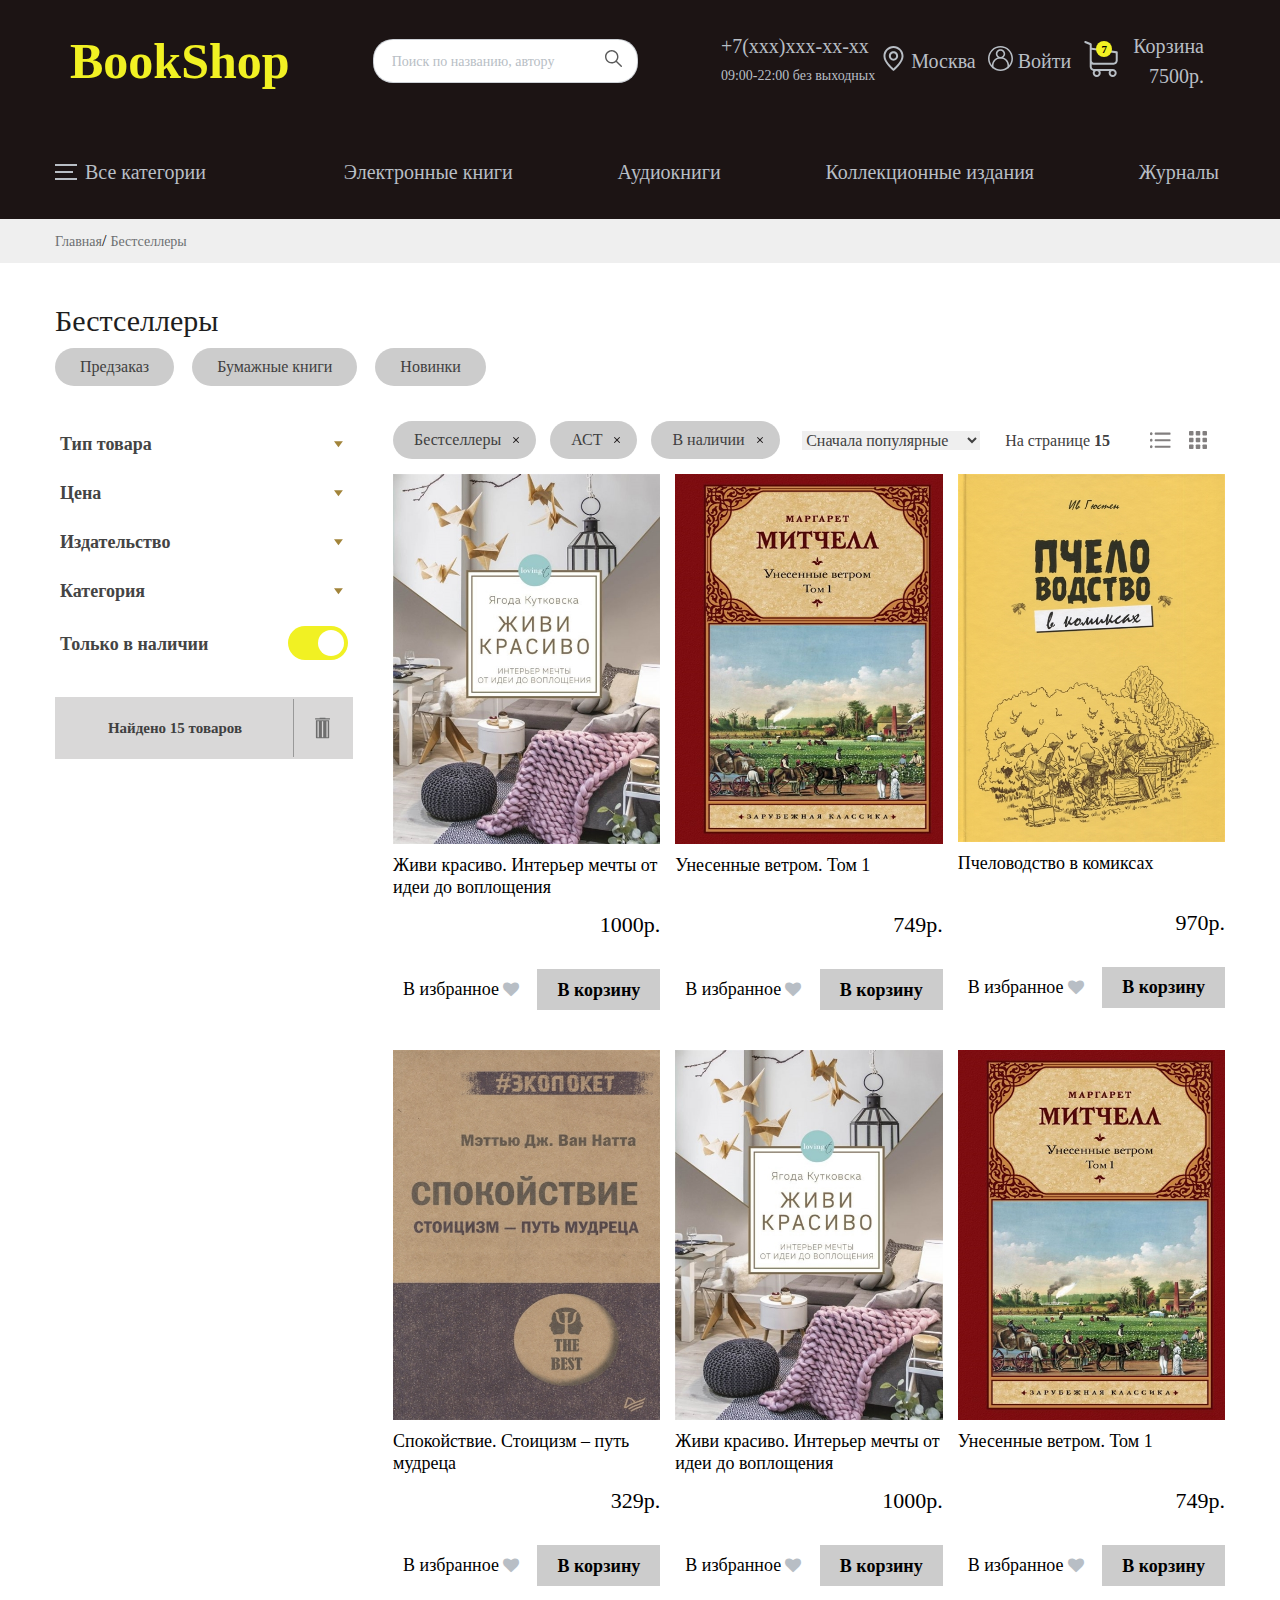
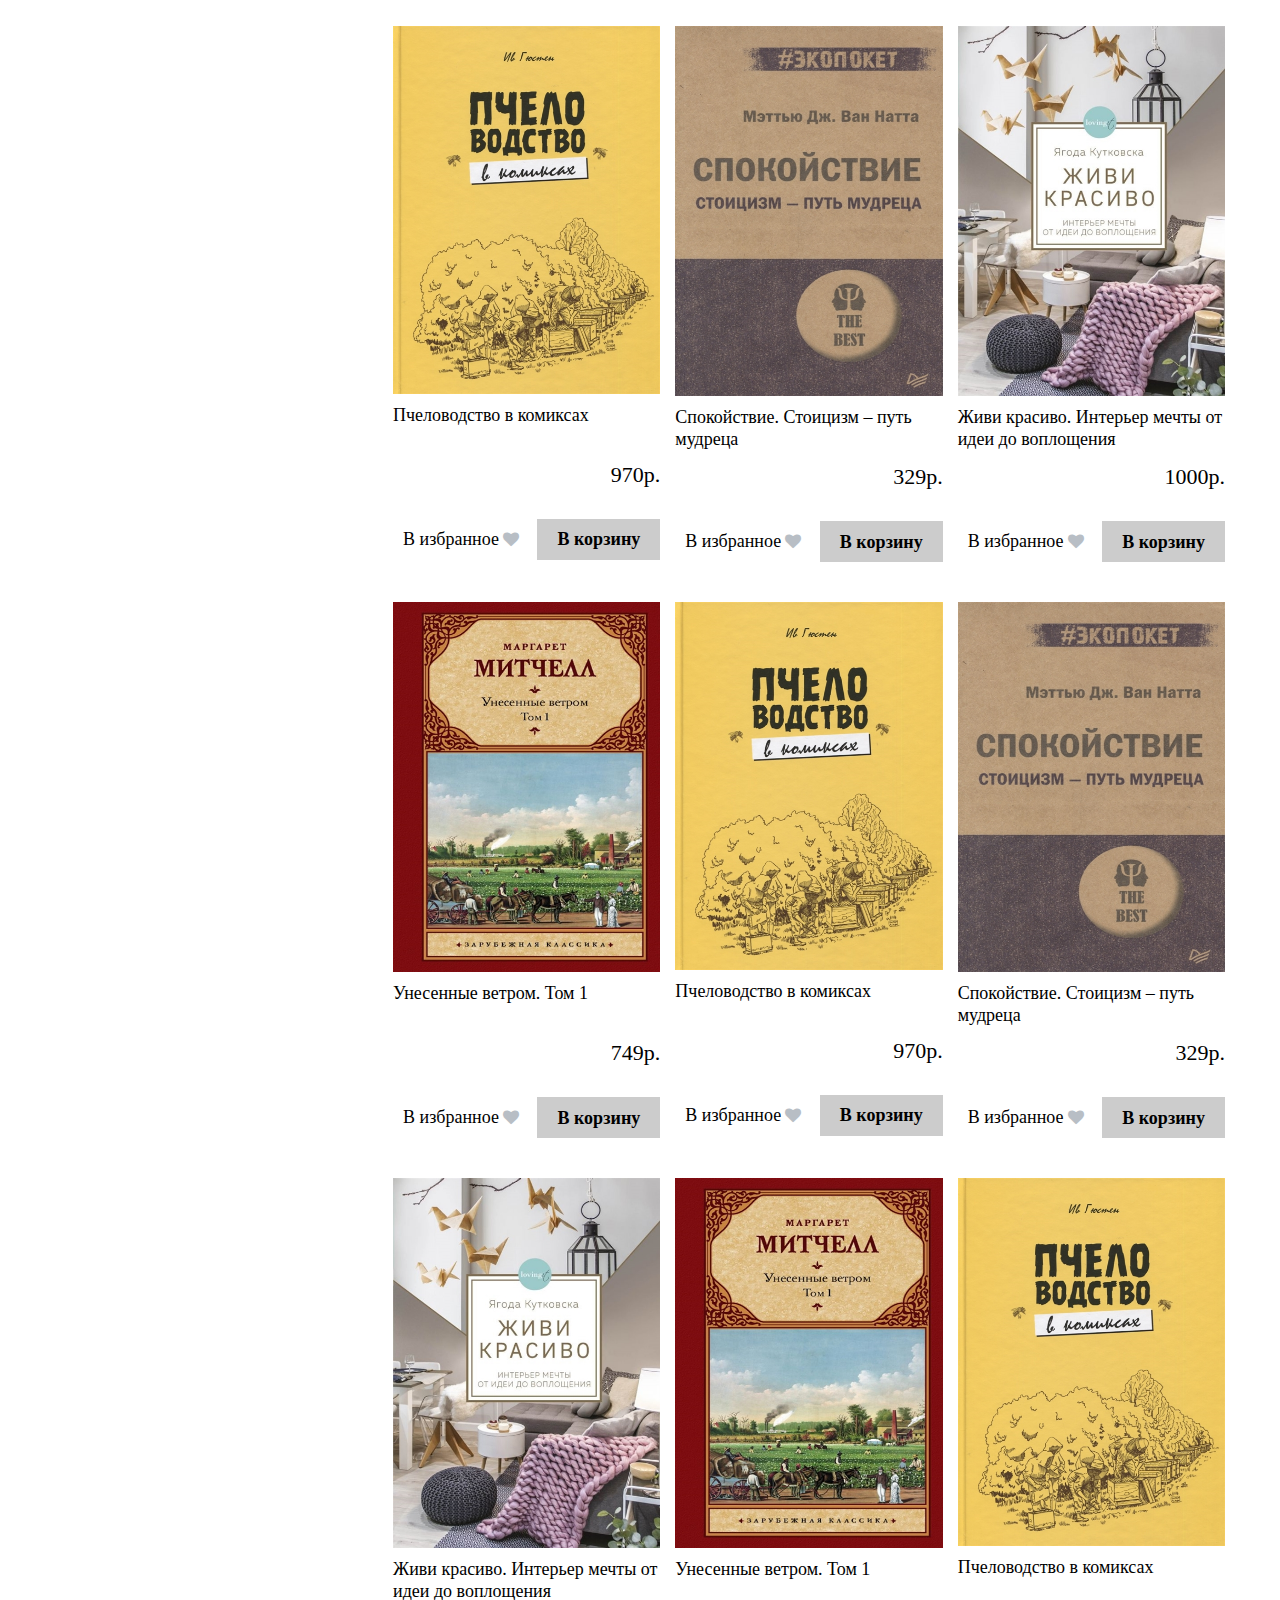
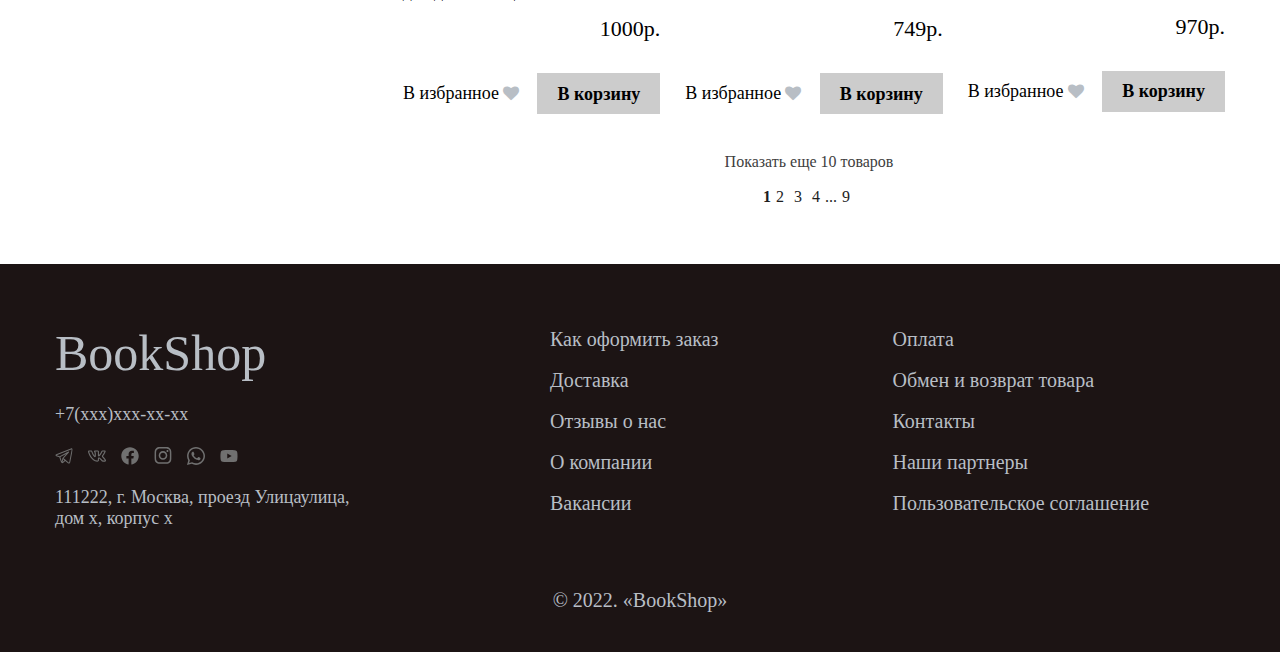
<file: catalog.html>
<!DOCTYPE html>
<html lang="ru">

<head>
    <meta charset="UTF-8">
    <meta http-equiv="X-UA-Compatible" content="IE=edge">
    <meta name="viewport" content="width=device-width, initial-scale=1.0">
    <title>BookShop</title>

    <link rel="stylesheet" href="https://unpkg.com/swiper@8/swiper-bundle.min.css" />
    <link rel="stylesheet" href="css/style.min.css">
    <link rel="stylesheet" href="https://cdnjs.cloudflare.com/ajax/libs/font-awesome/4.7.0/css/font-awesome.min.css">
</head>


<body>

    <div class="wrapper">

        <header class="header">
            <div class="container">
        
                <nav class="menu">
                    <h3 class="menu__title">BookShop</h3>
        
                    <form class="menu__search">
                        <input class="menu__search-input" type="text" placeholder="Поиск по названию, автору">
                        <button class="menu__search-btn" type="submit">
                            <img class="menu_search-icon" src="img/icons/search-icon.svg" alt="search-icon">
                        </button>
                    </form>
                    <div class="menu__box">
                        <div class="menu__info">
                            <a class="menu__info-phone" href="tel:8xxxxxxxxxx">+7(xxx)xxx-xx-xx</a>

                            <span class="menu__info-item">09:00-22:00 без выходных</span>
                        </div>
        
        
                        <div class="menu__location">
                            <button class="menu__location-btn">
                                <a class="menu__location-link" href="#">Москва</a>
                            </button>
        
                            <div class="menu__location-content">
                                <div class="menu__location-choice">
                                    <input class="menu__location-input" type="text" spellcheck="false"
                                        placeholder="Начните вводить">
                                </div>
        
                                <ul class="menu__location-list options">
                                </ul>
                            </div>
                        </div>
        
                        <div class="menu__user">
        
                            <button class="menu__user-btn">
                                <a class="menu__user-link" href="#">Войти</a>
                            </button>
        
                            <div class="menu__user-list">
                                <a class="menu__user-item">Личный кабинет</a>
                                <a class="menu__user-item">Настройки</a>
                                <a class="menu__user-item">Сообщения</a>
                                <a class="menu__user-item">Избранное</a>
                                <a class="menu__user-item">Мои заказы</a>
                                <a class="menu__user-item">Выйти</a>
                            </div>
                        </div>
        
                        <button class="menu__cart">
                            <a class="menu__cart-link" href="#">
                                <span class="menu__cart-num">7</span>
                                <div class="menu__cart-name">Корзина</div>
                                <div class="menu__cart-money">7500р.</div>
                            </a>
                        </button>
        
                        <div class="window-cart window-cart--close">
                            <button class="window-cart__close">
                                <img class="window-cart__close-img" src="img/icons/close.svg" alt="close-img">
                            </button>
        
                            <div class="window-cart__content">
                                <div class="window-cart__content-info">
                                    <a class="window-cart__img" href="#">
                                        <img class="window-cart__img-mini" src="img/books/3.jpg" alt="mini-img">
                                    </a>
                                    <h4 class="window-cart__name">Пчеловодство в комиксах</h4>
                                    <p class="window-cart__price">970р.</p>
                                </div>
        
                                <div class="window-cart__total">
                                    <p class="window-cart__title">Итого</p>
                                    <p class="window-cart__cost">970р</p>
                                </div>
                                <button class="window-cart__btn">Перейти в корзину</button>
                            </div>
                        </div>
                    </div>
                </nav>
        
                <nav class="category">
                    <div class="category__list">
                        <div class="category__list-item">
                            <button class="category__list-all category__list-link dropbtn">
                                <span class="category__list-icon "></span>Все категории</button>
        
                            <div class="category__list-menu">
                                <a class="category__list-point">Художественная литература</a>
                                <a class="category__list-point">Психология</a>
                                <a class="category__list-point">Путешествия.Хобби.Досуг</a>
                                <a class="category__list-point">Иностранная литература</a>
                                <a class="category__list-point">Искусство</a>
                                <a class="category__list-point">Биографии и мемуары</a>
                                <a class="category__list-point">Философия</a>
                            </div>
                        </div>
        
                        <div class="category__list-item">
                            <button class="category__list-link">Электронные книги</button>
        
                            <div class="category__list-menu">
                                <a class="category__list-point">Классика</a>
                                <a class="category__list-point">Детективы</a>
                                <a class="category__list-point">Публицистика</a>
                                <a class="category__list-point">История</a>
                                <a class="category__list-point">Искусство</a>
                            </div>
                        </div>
        
                        <div class="category__list-item">
                            <button class="category__list-link">Аудиокниги</button>
        
                            <div class="category__list-menu">
                                <a class="category__list-point">Электронные аудиокниги</a>
                                <a class="category__list-point">CD-диски</a>
                            </div>
                        </div>
        
                        <div class="category__list-item">
                            <button class="category__list-link">Коллекционные издания</button>
        
                            <div class="category__list-menu">
                                <a class="category__list-point">История</a>
                                <a class="category__list-point">Искусство</a>
                                <a class="category__list-point">Энциклопедии</a>
                            </div>
                        </div>
        
                        <div class="category__list-item">
                            <button class="category__list-link">Журналы</button>
                        </div>
                    </div>
                </nav>
        
            </div>
        </header>

        <main class="main">

            <div class="breadcrumbs">
                <div class="container">
                    <ul class="breadcrumbs__list">
                        <li class="breadcrumbs__item"><a href="#" class="breadcrumbs__link">Главная</a></li>
                        <li class="breadcrumbs__item"><a href="#" class="breadcrumbs__link">Бестселлеры</a></li>
                    </ul>
                </div>
            </div>

            <div class="catalog">
                <div class="container">

                    <h1 class="catalog__title title">Бестселлеры</h1>
                    <div class="catalog__fast-filters">
                        <a class="catalog__fast-filters-item" href="#">Предзаказ</a>
                        <a class="catalog__fast-filters-item" href="#">Бумажные книги</a>
                        <a class="catalog__fast-filters-item" href="#">Новинки</a>
                    </div>

                    <div class="catalog__wrapper">

                        <div class="catalog__filters">

                            <div class="catalog__filters-blocks">
                            <h4 class="catalog__filters-title">Тип товара</h4>
                                <div class="catalog__filters-block">
                                    <label class="catalog__filters-check">Твердый переплет
                                        <input class="catalog__filters-input" type="checkbox" checked="checked">
                                        <span class="catalog__filters-checkmark"></span>
                                    </label>
                                    <label class="catalog__filters-check">Мягкая обложка
                                        <input class="catalog__filters-input" type="checkbox" checked="checked">
                                        <span class="catalog__filters-checkmark"></span>
                                    </label>
                                    <label class="catalog__filters-check">Электронная книга
                                        <input class="catalog__filters-input" type="checkbox" checked="checked">
                                        <span class="catalog__filters-checkmark"></span>
                                    </label>
                                </div>
                            </div>

                            <div class="catalog__filters-blocks">
                                
                                <h4 class="catalog__filters-title filter">Цена</h4>
                                <div class="catalog__filters-block">
                                <div class="catalog__filters-lines price-input">
                                    <div class="catalog__filters-range field">
                                        <span class="catalog__filters-line">от</span>
                                        <input type="number" class="input-min" value="250">
                                    </div>
                                    <div class="catalog__filters-range field">
                                        <span class="catalog__filters-line">до</span>
                                        <input type="number" class="input-max" value="7500">
                                    </div>
                                </div>
                                <div class="catalog__filters-slider slider">
                                    <div class="catalog__filters-progress progress"></div>
                                </div>
                                <div class="catalog__filters-rangeinp range-input">
                                    <input type="range" class="range-min" min="0" max="10000" value="250" step="50">
                                    <input type="range" class="range-max" min="0" max="10000" value="7500" step="50">
                                </div>
                                </div>
                            </div>
                            
                            <div class="catalog__filters-blocks">
                            <h4 class="catalog__filters-title">Издательство</h4>
                                <div class="catalog__filters-block">
                                    <label class="catalog__filters-check">АСТ
                                        <input class="catalog__filters-input" type="checkbox" checked="checked">
                                        <span class="catalog__filters-checkmark"></span>
                                    </label>
                                    <label class="catalog__filters-check">Волчок
                                        <input class="catalog__filters-input" type="checkbox" checked="checked">
                                        <span class="catalog__filters-checkmark"></span>
                                    </label>
                                    <label class="catalog__filters-check">Время
                                        <input class="catalog__filters-input" type="checkbox" checked="checked">
                                        <span class="catalog__filters-checkmark"></span>
                                    </label>
                                    <label class="catalog__filters-check">Freedom
                                        <input class="catalog__filters-input" type="checkbox" checked="checked">
                                        <span class="catalog__filters-checkmark"></span>
                                    </label>
                                    <label class="catalog__filters-check">Like Book
                                        <input class="catalog__filters-input" type="checkbox" checked="checked">
                                        <span class="catalog__filters-checkmark"></span>
                                    </label>

                                    <a class="catalog__filters-btn filter-btn" href="#">Еще 7 издательств</a>
                                </div>
                            </div>

                            <div class="catalog__filters-blocks">
                            <h4 class="catalog__filters-title">Категория</h4>
                                <div class="catalog__filters-block">
                                    <label class="catalog__filters-check">Аудиокниги
                                        <input class="catalog__filters-input" type="checkbox" checked="checked">
                                        <span class="catalog__filters-checkmark"></span>
                                    </label>
                                    <label class="catalog__filters-check">Электронные книги
                                        <input class="catalog__filters-input" type="checkbox" checked="checked">
                                        <span class="catalog__filters-checkmark"></span>
                                    </label>
                                    <label class="catalog__filters-check">Коллекционные издания
                                        <input class="catalog__filters-input" type="checkbox" checked="checked">
                                        <span class="catalog__filters-checkmark"></span>
                                    </label>
                                    <label class="catalog__filters-check">Журналы
                                        <input class="catalog__filters-input" type="checkbox" checked="checked">
                                        <span class="catalog__filters-checkmark"></span>
                                    </label>
                                    
                                    <a class="catalog__filters-btn filter-btn" href="#">Все 29 категорий</a>
                                </div>
                            </div>

                            <div class="catalog__filters-blocks">
                                <div class="catalog__filters-switch">
                                    Только в наличии<label class="catalog__filters-switchlb">
                                    <input class="catalog__filters-switchinp"  type="checkbox" checked>
                                    <span class="catalog__filters-slide"></span>
                                    </label>
                                </div>
                            </div>
                        
                            <div class="catalog__filters-result">
                                <div class="catalog__filters-resultname">Найдено 15 товаров</div>
                                <div class="catalog__filters-resultclear"></div>
                            </div>
                        </div>

                        <section class="catalog__content">
                            <div class="catalog__settings">
                                <div class="catalog__setting-filter">
                                    <a class="catalog__settings-filterlink" href="#">Бестселлеры
                                        <span class="catalog__settingsclose"></span>
                                    </a>
                                    <a class="catalog__settings-filterlink" href="#">АСТ
                                        <span class="catalog__settingsclose"></span>
                                    </a>
                                    <a class="catalog__settings-filterlink" href="#">В наличии
                                        <span class="catalog__settingsclose"></span>
                                    </a>
                                </div>
                                <div class="catalog__settings-views">

                                    <select class=" catalog__setting-viewsfilter">
                                        <option class="catalog__settings-point">Сначала непопулярные</option>
                                        <option class="catalog__settings-point">Сначала дорогие</option>
                                        <option class="catalog__settings-point">Сначала недорогие</option>
                                        <option class="catalog__settings-point" selected="selected">Сначала популярные</option>
                                    </select>

                                    <a class="catalog__setting-viewsnum">На странице <b>15</b></a>
                                    <a class="catalog__setting-viewsline" id="line-view-style-button"></a>
                                    <a class="catalog__setting-viewsblock active" id="block-view-style-button"></a>
                                </div>
                            </div>

                            <div class="catalog__items" id="item-list-style">

                                <div class="popular__item">
                            
                                    <a class="popular__item-link">
                                        <img class="popular__item-img" src="img/books/1.jpg" alt="book-img">
                                    </a>
                            
                                    <div class="popular__item-info">
                                        <div class="popular__item-names">
                                            <a class="popular__item-name">Живи красиво. Интерьер мечты от идеи до воплощения</a>
                                        </div>
                            
                                        <p class="popular__item-price">1000р.</p>
                                        <div class="popular__item-select">
                                            <div class="popular__item-heart">
                                                <span class="popular__item-text">В избранное</span>
                                                <span class="fa fa-heart popular__heart" aria-hidden="true"></span>
                                            </div>
                                            <button class="popular__item-btn">В корзину</button>
                                        </div>
                                    </div>
                                </div>
                            
                                <div class="popular__item">
                            
                                    <a class="popular__item-link">
                                        <img class="popular__item-img" src="img/books/2.jpg" alt="book-img">
                                    </a>
                            
                                    <div class="popular__item-info">
                                        <div class="popular__item-names">
                                            <a class="popular__item-name">Унесенные ветром. Том 1</a>
                                        </div>
                            
                                        <p class="popular__item-price">749р.</p>
                                        <div class="popular__item-select">
                                            <div class="popular__item-heart">
                                                <span class="popular__item-text">В избранное</span>
                                                <span class="fa fa-heart popular__heart" aria-hidden="true"></span>
                                            </div>
                                            <button class="popular__item-btn">В корзину</button>
                                        </div>
                                    </div>
                            
                                </div>
                            
                                <div class="popular__item">
                            
                                    <a class="popular__item-link">
                                        <img class="popular__item-img" src="img/books/3.jpg" alt="book-img">
                                    </a>
                            
                                    <div class="popular__item-info">
                                        <div class="popular__item-names">
                                            <a class="popular__item-name">Пчеловодство в комиксах</a>
                                        </div>
                            
                                        <p class="popular__item-price">970р.</p>
                                        <div class="popular__item-select">
                                            <div class="popular__item-heart">
                                                <span class="popular__item-text">В избранное</span>
                                                <span class="fa fa-heart popular__heart" aria-hidden="true"></span>
                                            </div>
                                            <button class="popular__item-btn">В корзину</button>
                                        </div>
                                    </div>
                            
                                </div>
                            
                                <div class="popular__item">
                            
                                    <a class="popular__item-link">
                                        <img class="popular__item-img" src="img/books/4.jpg" alt="book-img">
                                    </a>
                            
                                    <div class="popular__item-info">
                                        <div class="popular__item-names">
                                            <a class="popular__item-name">Спокойствие. Стоицизм – путь мудреца</a>
                                        </div>
                            
                                        <p class="popular__item-price">329р.</p>
                                        <div class="popular__item-select">
                                            <div class="popular__item-heart">
                                                <span class="popular__item-text">В избранное</span>
                                                <span class="fa fa-heart popular__heart" aria-hidden="true"></span>
                                            </div>
                                            <button class="popular__item-btn">В корзину</button>
                                        </div>
                                    </div>
                            
                                </div>
                            
                                <div class="popular__item">
                                
                                    <a class="popular__item-link">
                                        <img class="popular__item-img" src="img/books/1.jpg" alt="book-img">
                                    </a>
                                
                                    <div class="popular__item-info">
                                        <div class="popular__item-names">
                                            <a class="popular__item-name">Живи красиво. Интерьер мечты от идеи до воплощения</a>
                                        </div>
                                
                                        <p class="popular__item-price">1000р.</p>
                                        <div class="popular__item-select">
                                            <div class="popular__item-heart">
                                                <span class="popular__item-text">В избранное</span>
                                                <span class="fa fa-heart popular__heart" aria-hidden="true"></span>
                                            </div>
                                            <button class="popular__item-btn">В корзину</button>
                                        </div>
                                    </div>
                                </div>
                                
                                <div class="popular__item">
                                
                                    <a class="popular__item-link">
                                        <img class="popular__item-img" src="img/books/2.jpg" alt="book-img">
                                    </a>
                                
                                    <div class="popular__item-info">
                                        <div class="popular__item-names">
                                            <a class="popular__item-name">Унесенные ветром. Том 1</a>
                                        </div>
                                
                                        <p class="popular__item-price">749р.</p>
                                        <div class="popular__item-select">
                                            <div class="popular__item-heart">
                                                <span class="popular__item-text">В избранное</span>
                                                <span class="fa fa-heart popular__heart" aria-hidden="true"></span>
                                            </div>
                                            <button class="popular__item-btn">В корзину</button>
                                        </div>
                                    </div>
                                
                                </div>
                                
                                <div class="popular__item">
                                
                                    <a class="popular__item-link">
                                        <img class="popular__item-img" src="img/books/3.jpg" alt="book-img">
                                    </a>
                                
                                    <div class="popular__item-info">
                                        <div class="popular__item-names">
                                            <a class="popular__item-name">Пчеловодство в комиксах</a>
                                        </div>
                                
                                        <p class="popular__item-price">970р.</p>
                                        <div class="popular__item-select">
                                            <div class="popular__item-heart">
                                                <span class="popular__item-text">В избранное</span>
                                                <span class="fa fa-heart popular__heart" aria-hidden="true"></span>
                                            </div>
                                            <button class="popular__item-btn">В корзину</button>
                                        </div>
                                    </div>
                                
                                </div>
                                
                                <div class="popular__item">
                                
                                    <a class="popular__item-link">
                                        <img class="popular__item-img" src="img/books/4.jpg" alt="book-img">
                                    </a>
                                
                                    <div class="popular__item-info">
                                        <div class="popular__item-names">
                                            <a class="popular__item-name">Спокойствие. Стоицизм – путь мудреца</a>
                                        </div>
                                
                                        <p class="popular__item-price">329р.</p>
                                        <div class="popular__item-select">
                                            <div class="popular__item-heart">
                                                <span class="popular__item-text">В избранное</span>
                                                <span class="fa fa-heart popular__heart" aria-hidden="true"></span>
                                            </div>
                                            <button class="popular__item-btn">В корзину</button>
                                        </div>
                                    </div>
                                
                                </div>

                                <div class="popular__item">
                                
                                    <a class="popular__item-link">
                                        <img class="popular__item-img" src="img/books/1.jpg" alt="book-img">
                                    </a>
                                
                                    <div class="popular__item-info">
                                        <div class="popular__item-names">
                                            <a class="popular__item-name">Живи красиво. Интерьер мечты от идеи до воплощения</a>
                                        </div>
                                
                                        <p class="popular__item-price">1000р.</p>
                                        <div class="popular__item-select">
                                            <div class="popular__item-heart">
                                                <span class="popular__item-text">В избранное</span>
                                                <span class="fa fa-heart popular__heart" aria-hidden="true"></span>
                                            </div>
                                            <button class="popular__item-btn">В корзину</button>
                                        </div>
                                
                                    </div>
                                
                                </div>
                                
                                <div class="popular__item">
                                
                                    <a class="popular__item-link">
                                        <img class="popular__item-img" src="img/books/2.jpg" alt="book-img">
                                    </a>
                                
                                    <div class="popular__item-info">
                                        <div class="popular__item-names">
                                            <a class="popular__item-name">Унесенные ветром. Том 1</a>
                                        </div>
                                
                                        <p class="popular__item-price">749р.</p>
                                        <div class="popular__item-select">
                                            <div class="popular__item-heart">
                                                <span class="popular__item-text">В избранное</span>
                                                <span class="fa fa-heart popular__heart" aria-hidden="true"></span>
                                            </div>
                                            <button class="popular__item-btn">В корзину</button>
                                        </div>
                                    </div>
                                
                                </div>
                                
                                <div class="popular__item">
                                
                                    <a class="popular__item-link">
                                        <img class="popular__item-img" src="img/books/3.jpg" alt="book-img">
                                    </a>
                                
                                    <div class="popular__item-info">
                                        <div class="popular__item-names">
                                            <a class="popular__item-name">Пчеловодство в комиксах</a>
                                        </div>
                                
                                        <p class="popular__item-price">970р.</p>
                                        <div class="popular__item-select">
                                            <div class="popular__item-heart">
                                                <span class="popular__item-text">В избранное</span>
                                                <span class="fa fa-heart popular__heart" aria-hidden="true"></span>
                                            </div>
                                            <button class="popular__item-btn">В корзину</button>
                                        </div>
                                    </div>
                                </div>
                                
                                <div class="popular__item">
                                
                                    <a class="popular__item-link">
                                        <img class="popular__item-img" src="img/books/4.jpg" alt="book-img">
                                    </a>
                                
                                    <div class="popular__item-info">
                                        <div class="popular__item-names">
                                            <a class="popular__item-name">Спокойствие. Стоицизм – путь мудреца</a>
                                        </div>
                                
                                        <p class="popular__item-price">329р.</p>
                                        <div class="popular__item-select">
                                            <div class="popular__item-heart">
                                                <span class="popular__item-text">В избранное</span>
                                                <span class="fa fa-heart popular__heart" aria-hidden="true"></span>
                                            </div>
                                            <button class="popular__item-btn">В корзину</button>
                                        </div>
                                    </div>
                                </div>

                                <div class="popular__item">
                                
                                    <a class="popular__item-link">
                                        <img class="popular__item-img" src="img/books/1.jpg" alt="book-img">
                                    </a>
                                
                                    <div class="popular__item-info">
                                        <div class="popular__item-names">
                                            <a class="popular__item-name">Живи красиво. Интерьер мечты от идеи до воплощения</a>
                                        </div>
                                
                                        <p class="popular__item-price">1000р.</p>
                                        <div class="popular__item-select">
                                            <div class="popular__item-heart">
                                                <span class="popular__item-text">В избранное</span>
                                                <span class="fa fa-heart popular__heart" aria-hidden="true"></span>
                                            </div>
                                            <button class="popular__item-btn">В корзину</button>
                                        </div>
                                    </div>
                                </div>
                                
                                <div class="popular__item">
                                
                                    <a class="popular__item-link">
                                        <img class="popular__item-img" src="img/books/2.jpg" alt="book-img">
                                    </a>
                                
                                    <div class="popular__item-info">
                                        <div class="popular__item-names">
                                            <a class="popular__item-name">Унесенные ветром. Том 1</a>
                                        </div>
                                
                                        <p class="popular__item-price">749р.</p>
                                        <div class="popular__item-select">
                                            <div class="popular__item-heart">
                                                <span class="popular__item-text">В избранное</span>
                                                <span class="fa fa-heart popular__heart" aria-hidden="true"></span>
                                            </div>
                                            <button class="popular__item-btn">В корзину</button>
                                        </div>
                                    </div>
                                </div>
                                
                                <div class="popular__item">
                                
                                    <a class="popular__item-link">
                                        <img class="popular__item-img" src="img/books/3.jpg" alt="book-img">
                                    </a>
                                
                                    <div class="popular__item-info">
                                        <div class="popular__item-names">
                                            <a class="popular__item-name">Пчеловодство в комиксах</a>
                                        </div>
                                
                                        <p class="popular__item-price">970р.</p>
                                        <div class="popular__item-select">
                                            <div class="popular__item-heart">
                                                <span class="popular__item-text">В избранное</span>
                                                <span class="fa fa-heart popular__heart" aria-hidden="true"></span>
                                            </div>
                                            <button class="popular__item-btn">В корзину</button>
                                        </div>
                                    </div>
                                </div>
                            </div>

                            <div class="catalog__items-more">
                                <a class="catalog__items-morelink" href="#">Показать еще 10 товаров</a>
                            </div>
                            <div class="catalog__items-navigation">
                                <span class="catalog__items-navigationcur">1</span>
                                <a class="catalog__items-navigationlist" href="#">2</a>
                                <a class="catalog__items-navigationlist" href="#">3</a>
                                <a class="catalog__items-navigationlist" href="#">4</a>
                                <span class="catalog__items-navigationnext">...</span>
                                <a class="catalog__items-navigationlist" href="#">9</a>
                            </div>
                        </section>
                    </div>
                </div>
            </div>
        </main>



<footer class="footer">
    <div class="container">
        <div class="footer__inner">

            <div class="footer__info">

                <a class="footer__logo-link" href="#">BookShop</a>

                <div class="footer__phone">
                    <a class="footer__phone-link" href="tel:8xxxxxxxxxx">+7(xxx)xxx-xx-xx</a>
                </div>

                <div class="footer__social">
                    <a class="footer__social-link" href="#" target="_blank">
                        <img class="footer__social-img" src="img/icons/telegram.svg" alt="telegram-icon">
                    </a>

                    <a class="footer__social-link" href="#" target="_blank">
                        <img class="footer__social-img" src="img/icons/vk.svg" alt="vk-icon">
                    </a>

                    <a class="footer__social-link" href="#" target="_blank">
                        <img class="footer__social-img" src="img/icons/facebook.svg" alt="facebook-icon">
                    </a>

                    <a class="footer__social-link" href="#" target="_blank">
                        <img class="footer__social-img" src="img/icons/instagram.svg" alt="instagram-icon">
                    </a>

                    <a class="footer__social-link" href="#" target="_blank">
                        <img class="footer__social-img" src="img/icons/whatsapp.svg" alt="facebook-icon">
                    </a>

                    <a class="footer__social-link" href="#" target="_blank">
                        <img class="footer__social-img" src="img/icons/youtube.svg" alt="twitter-icon">
                    </a>
                </div>

                <div class="footer__address"> 111222, г. Москва, проезд Улицаулица, дом x, корпус x</div>
            </div>

            <ul class="footer__nav">
                <li class="footer__nav-item">
                    <a class="footer__nav-link" href="#">Как оформить заказ
                    </a>
                </li>
                <li class="footer__nav-item">
                    <a class="footer__nav-link" href="#">Оплата
                    </a>
                </li>
                <li class="footer__nav-item">
                    <a class="footer__nav-link" href="#">Доставка
                    </a>
                </li>
                <li class="footer__nav-item">
                    <a class="footer__nav-link" href="#">Обмен и возврат товара
                    </a>
                </li>
                <li class="footer__nav-item">
                    <a class="footer__nav-link" href="#">Отзывы о нас
                    </a>
                </li>
                <li class="footer__nav-item">
                    <a class="footer__nav-link" href="#">Контакты
                    </a>
                </li>
                <li class="footer__nav-item">
                    <a class="footer__nav-link" href="#">О компании
                    </a>
                </li>
                <li class="footer__nav-item">
                    <a class="footer__nav-link" href="#">Наши партнеры
                    </a>
                </li>
                <li class="footer__nav-item">
                    <a class="footer__nav-link" href="#">Вакансии
                    </a>
                </li>
                <li class="footer__nav-item">
                    <a class="footer__nav-link" href="#">Пользовательское соглашение
                    </a>
                </li>
            </ul>
        </div>
    </div>

    <div class="footer__copyright">
        <div class="container">
            <p class="footer__copyright-text">© 2022. «BookShop»</p>
        </div>
    </div>
</footer>
</div>

<script src="https://unpkg.com/swiper@8/swiper-bundle.min.js"></script>
<script src="js/main.min.js"></script>


</body>
</html>
</file>
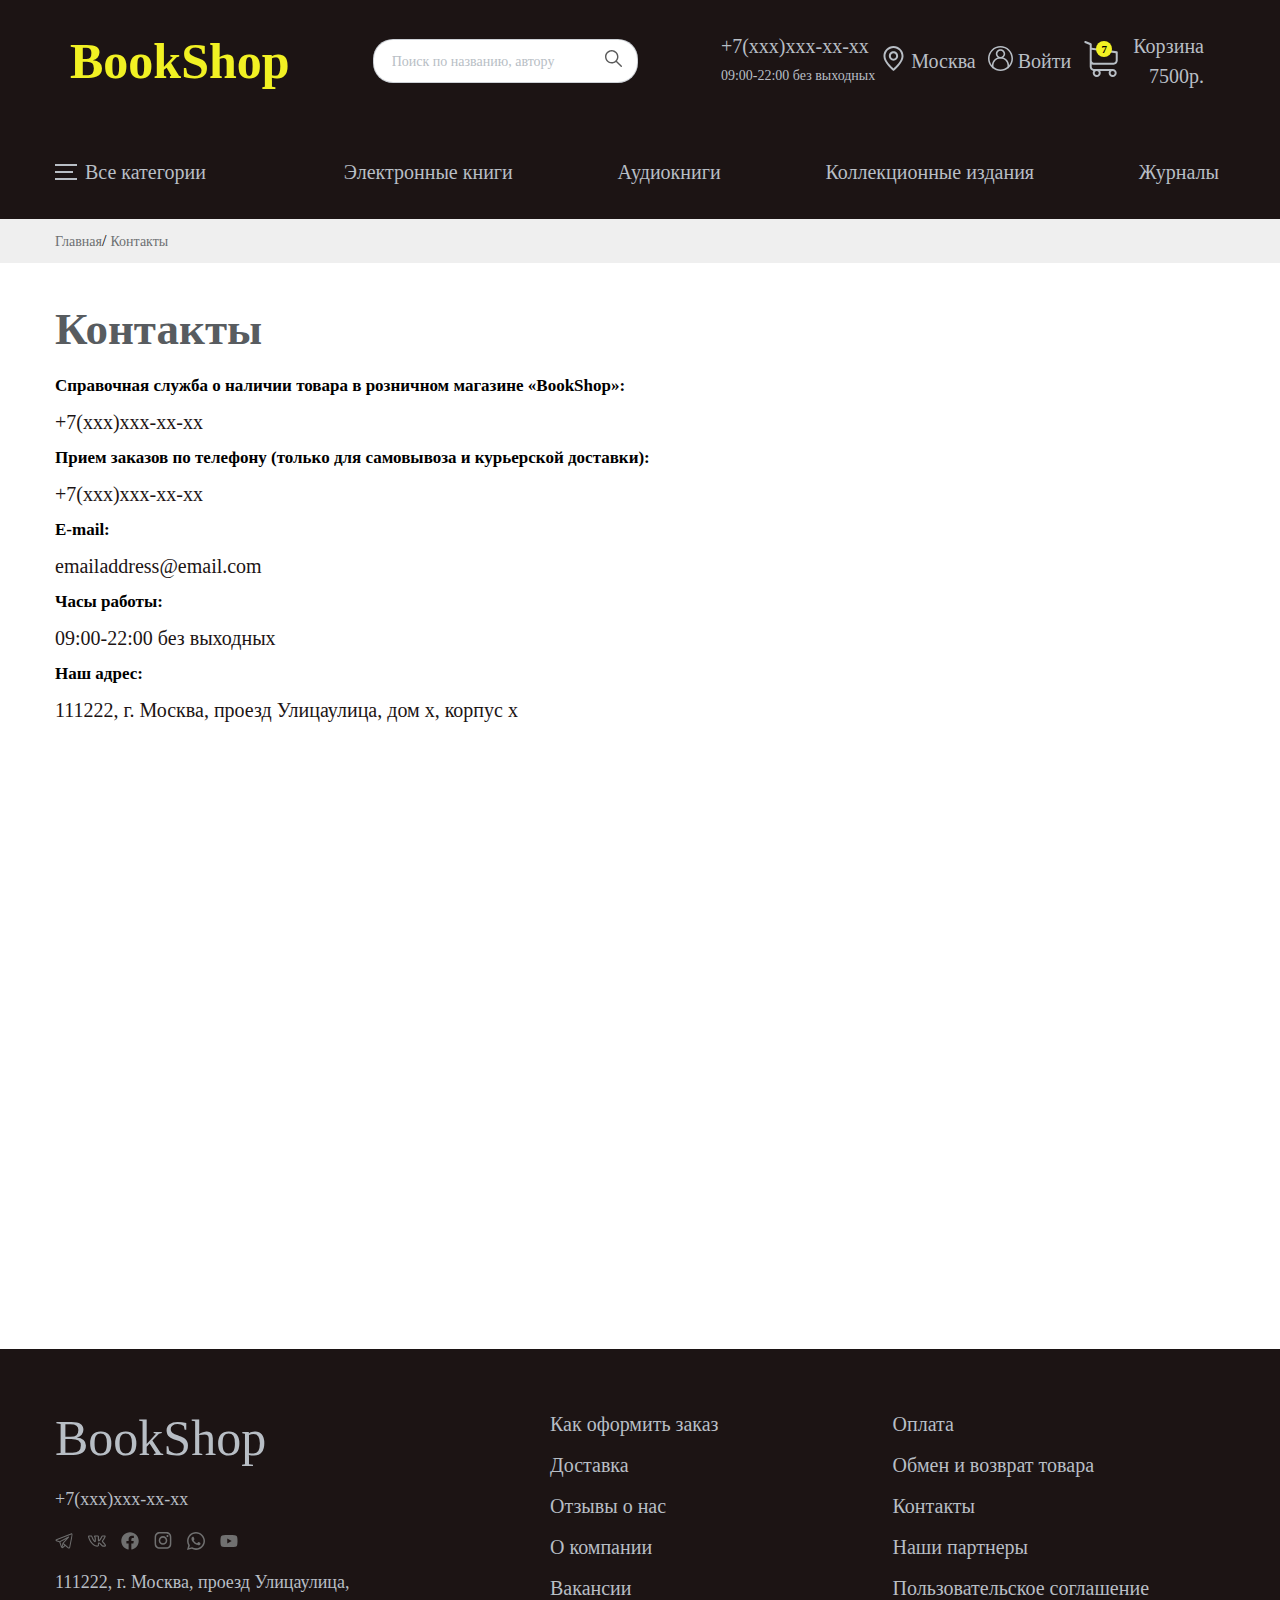
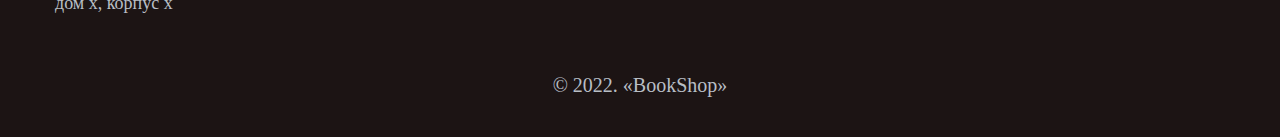
<file: contacts.html>
<!DOCTYPE html>
<html lang="ru">

<head>
    <meta charset="UTF-8">
    <meta http-equiv="X-UA-Compatible" content="IE=edge">
    <meta name="viewport" content="width=device-width, initial-scale=1.0">
    <title>BookShop</title>

    <link rel="stylesheet" href="https://unpkg.com/swiper@8/swiper-bundle.min.css" />

    <link rel="stylesheet" href="css/style.min.css">
    <link rel="stylesheet" href="https://cdnjs.cloudflare.com/ajax/libs/font-awesome/4.7.0/css/font-awesome.min.css">
</head>


<body>

    <div class="wrapper">

        <header class="header">
            <div class="container">

                <nav class="menu">
                    <h3 class="menu__title">BookShop</h3>
                
                    <form class="menu__search">
                        <input class="menu__search-input" type="text" placeholder="Поиск по названию, автору">
                        <button class="menu__search-btn" type="submit">
                            <img class="menu_search-icon" src="img/icons/search-icon.svg" alt="search-icon">
                        </button>
                    </form>
                <div class="menu__box">
                    <div class="menu__info">
                            <a class="menu__info-phone" href="tel:8xxxxxxxxxx">+7(xxx)xxx-xx-xx</a>
                        
                            <span class="menu__info-item">09:00-22:00 без выходных</span>
                    </div>
                
                
                    <div class="menu__location">
                        <button class="menu__location-btn">
                            <a class="menu__location-link" href="#">Москва</a>
                        </button>
                
                        <div class="menu__location-content">
                            <div class="menu__location-choice">
                                <input class="menu__location-input" type="text" spellcheck="false" placeholder="Начните вводить">
                            </div>
                
                            <ul class="menu__location-list options">
                            </ul>
                        </div>
                    </div>
                
                    <div class="menu__user">
                
                        <button class="menu__user-btn">
                            <a class="menu__user-link" href="#">Войти</a>
                        </button>
                
                        <div class="menu__user-list">
                            <a class="menu__user-item">Личный кабинет</a>
                            <a class="menu__user-item">Настройки</a>
                            <a class="menu__user-item">Сообщения</a>
                            <a class="menu__user-item">Избранное</a>
                            <a class="menu__user-item">Мои заказы</a>
                            <a class="menu__user-item">Выйти</a>
                        </div>
                    </div>
                
                    <button class="menu__cart">
                        <a class="menu__cart-link" href="#">
                            <span class="menu__cart-num">7</span>
                            <div class="menu__cart-name">Корзина</div>
                            <div class="menu__cart-money">7500р.</div>
                        </a>
                    </button>
                
                    <div class="window-cart window-cart--close">
                        <button class="window-cart__close">
                            <img class="window-cart__close-img" src="img/icons/close.svg" alt="close-img">
                        </button>
                
                        <div class="window-cart__content">
                            <div class="window-cart__content-info">
                                <a class="window-cart__img" href="#">
                                    <img class="window-cart__img-mini" src="img/books/3.jpg" alt="mini-img">
                                </a>
                                <h4 class="window-cart__name">Пчеловодство в комиксах</h4>
                                <p class="window-cart__price">970р.</p>
                            </div>
                
                            <div class="window-cart__total">
                                <p class="window-cart__title">Итого</p>
                                <p class="window-cart__cost">970р</p>
                            </div>
                            <button class="window-cart__btn">Перейти в корзину</button>
                        </div>
                    </div>
                </div>
                </nav>
                
                <nav class="category">
                    <div class="category__list">
                        <div class="category__list-item">
                            <button class="category__list-all category__list-link dropbtn">
                                <span class="category__list-icon "></span>Все категории</button>
                
                            <div class="category__list-menu">
                                <a class="category__list-point">Художественная литература</a>
                                <a class="category__list-point">Психология</a>
                                <a class="category__list-point">Путешествия.Хобби.Досуг</a>
                                <a class="category__list-point">Иностранная литература</a>
                                <a class="category__list-point">Искусство</a>
                                <a class="category__list-point">Биографии и мемуары</a>
                                <a class="category__list-point">Философия</a>
                            </div>
                        </div>
                
                        <div class="category__list-item">
                            <button class="category__list-link">Электронные книги</button>
                
                            <div class="category__list-menu">
                                <a class="category__list-point">Классика</a>
                                <a class="category__list-point">Детективы</a>
                                <a class="category__list-point">Публицистика</a>
                                <a class="category__list-point">История</a>
                                <a class="category__list-point">Искусство</a>
                            </div>
                        </div>
                
                        <div class="category__list-item">
                            <button class="category__list-link">Аудиокниги</button>
                
                            <div class="category__list-menu">
                                <a class="category__list-point">Электронные аудиокниги</a>
                                <a class="category__list-point">CD-диски</a>
                            </div>
                        </div>
                
                        <div class="category__list-item">
                            <button class="category__list-link">Коллекционные издания</button>
                
                            <div class="category__list-menu">
                                <a class="category__list-point">История</a>
                                <a class="category__list-point">Искусство</a>
                                <a class="category__list-point">Энциклопедии</a>
                            </div>
                        </div>
                
                        <div class="category__list-item">
                            <button class="category__list-link">Журналы</button>
                        </div>
                    </div>
                </nav>

            </div>
        </header>


        <main class="main">

            <div class="breadcrumbs">
                <div class="container">
                    <ul class="breadcrumbs__list">
                        <li class="breadcrumbs__item"><a href="#" class="breadcrumbs__link">Главная</a></li>
                        <li class="breadcrumbs__item"><a href="#" class="breadcrumbs__link">Контакты</a></li>
                    </ul>
                </div>
            </div>

            <section class="contacts">
                <div class="container">
                    <h2 class="contacts__title">Контакты</h2>

                    <div class="contacts__items">
                        <div class="contacts__item">
                            <h2 class="contacts__item-text">Справочная служба о наличии товара в розничном магазине «BookShop»:</h2>
                            <a class="contacts__item-contact" href="tel:8xxxxxxxxxx">+7(xxx)xxx-xx-xx</a>
                        </div>

                        <div class="contacts__item">
                            <h2 class="contacts__item-text">Прием заказов по телефону (только для самовывоза и курьерской доставки):</h2>
                            <a class="contacts__item-contact" href="tel:8xxxxxxxxxx">+7(xxx)xxx-xx-xx</a>
                        </div>
                        <div class="contacts__item">
                            <h2 class="contacts__item-text">E-mail:</h2>
                            <a class="contacts__item-contact" href="mailto:ouremailaddress@email.com">emailaddress@email.com</a>
                        </div>
                        <div class="contacts__item">
                            <h2 class="contacts__item-text">Часы работы:</h2>
                            <p class="contacts__item-contact">09:00-22:00 без выходных</p>
                        </div>
                        <div class="contacts__item">
                            <h2 class="contacts__item-text">Наш адрес:</h2>
                            <span class="contacts__item-contact">111222, г. Москва, проезд Улицаулица, дом x, корпус x</span>
                        </div>
                    </div>       
                    
                    <div class="map">
                        <iframe class="map__iframe"
                            src="https://www.google.com/maps/embed?pb=!1m18!1m12!1m3!1d352688.55177599995!2d37.10499737838385!3d55.6537144053943!2m3!1f0!2f0!3f0!3m2!1i1024!2i768!4f13.1!3m3!1m2!1s0x46b54afc73d4b0c9%3A0x3d44d6cc5757cf4c!2z0JzQvtGB0LrQstCw!5e0!3m2!1sru!2sru!4v1644620095496!5m2!1sru!2sru"
                            width="100%" height="550" style="border:0;" allowfullscreen="" loading="lazy"></iframe>
                    
                    </div>
                </div>
            </section>
        </main>



        <footer class="footer">
            <div class="container">
                <div class="footer__inner">

                    <div class="footer__info">

                        <a class="footer__logo-link" href="#">BookShop</a>

                        <div class="footer__phone">
                            <a class="footer__phone-link" href="tel:8xxxxxxxxxx">+7(xxx)xxx-xx-xx</a>
                        </div>

                        <div class="footer__social">
                            <a class="footer__social-link" href="#" target="_blank">
                                <img class="footer__social-img" src="img/icons/telegram.svg" alt="telegram-icon">
                            </a>

                            <a class="footer__social-link" href="#" target="_blank">
                                <img class="footer__social-img" src="img/icons/vk.svg" alt="vk-icon">
                            </a>

                            <a class="footer__social-link" href="#" target="_blank">
                                <img class="footer__social-img" src="img/icons/facebook.svg" alt="facebook-icon">
                            </a>

                            <a class="footer__social-link" href="#" target="_blank">
                                <img class="footer__social-img" src="img/icons/instagram.svg" alt="instagram-icon">
                            </a>

                            <a class="footer__social-link" href="#" target="_blank">
                                <img class="footer__social-img" src="img/icons/whatsapp.svg" alt="facebook-icon">
                            </a>

                            <a class="footer__social-link" href="#" target="_blank">
                                <img class="footer__social-img" src="img/icons/youtube.svg" alt="twitter-icon">
                            </a>
                        </div>

                        <div class="footer__address"> 111222, г. Москва, проезд Улицаулица, дом x, корпус x</div>

                    </div>

                    <ul class="footer__nav">
                        <li class="footer__nav-item">
                            <a class="footer__nav-link" href="#">Как оформить заказ
                            </a>
                        </li>
                        <li class="footer__nav-item">
                            <a class="footer__nav-link" href="#">Оплата
                            </a>
                        </li>
                        <li class="footer__nav-item">
                            <a class="footer__nav-link" href="#">Доставка
                            </a>
                        </li>
                        <li class="footer__nav-item">
                            <a class="footer__nav-link" href="#">Обмен и возврат товара
                            </a>
                        </li>
                        <li class="footer__nav-item">
                            <a class="footer__nav-link" href="#">Отзывы о нас
                            </a>
                        </li>
                        <li class="footer__nav-item">
                            <a class="footer__nav-link" href="#">Контакты
                            </a>
                        </li>
                        <li class="footer__nav-item">
                            <a class="footer__nav-link" href="#">О компании
                            </a>
                        </li>
                        <li class="footer__nav-item">
                            <a class="footer__nav-link" href="#">Наши партнеры
                            </a>
                        </li>
                        <li class="footer__nav-item">
                            <a class="footer__nav-link" href="#">Вакансии
                            </a>
                        </li>
                        <li class="footer__nav-item">
                            <a class="footer__nav-link" href="#">Пользовательское соглашение
                            </a>
                        </li>
                    </ul>
                </div>
            </div>


            <div class="footer__copyright">
                <div class="container">
                    <p class="footer__copyright-text">© 2022. «BookShop»</p>
                </div>
            </div>
        </footer>
    </div>

    <script src="https://unpkg.com/swiper@8/swiper-bundle.min.js"></script>
    <script src="js/main.min.js"></script>

</body>
</html>
</file>
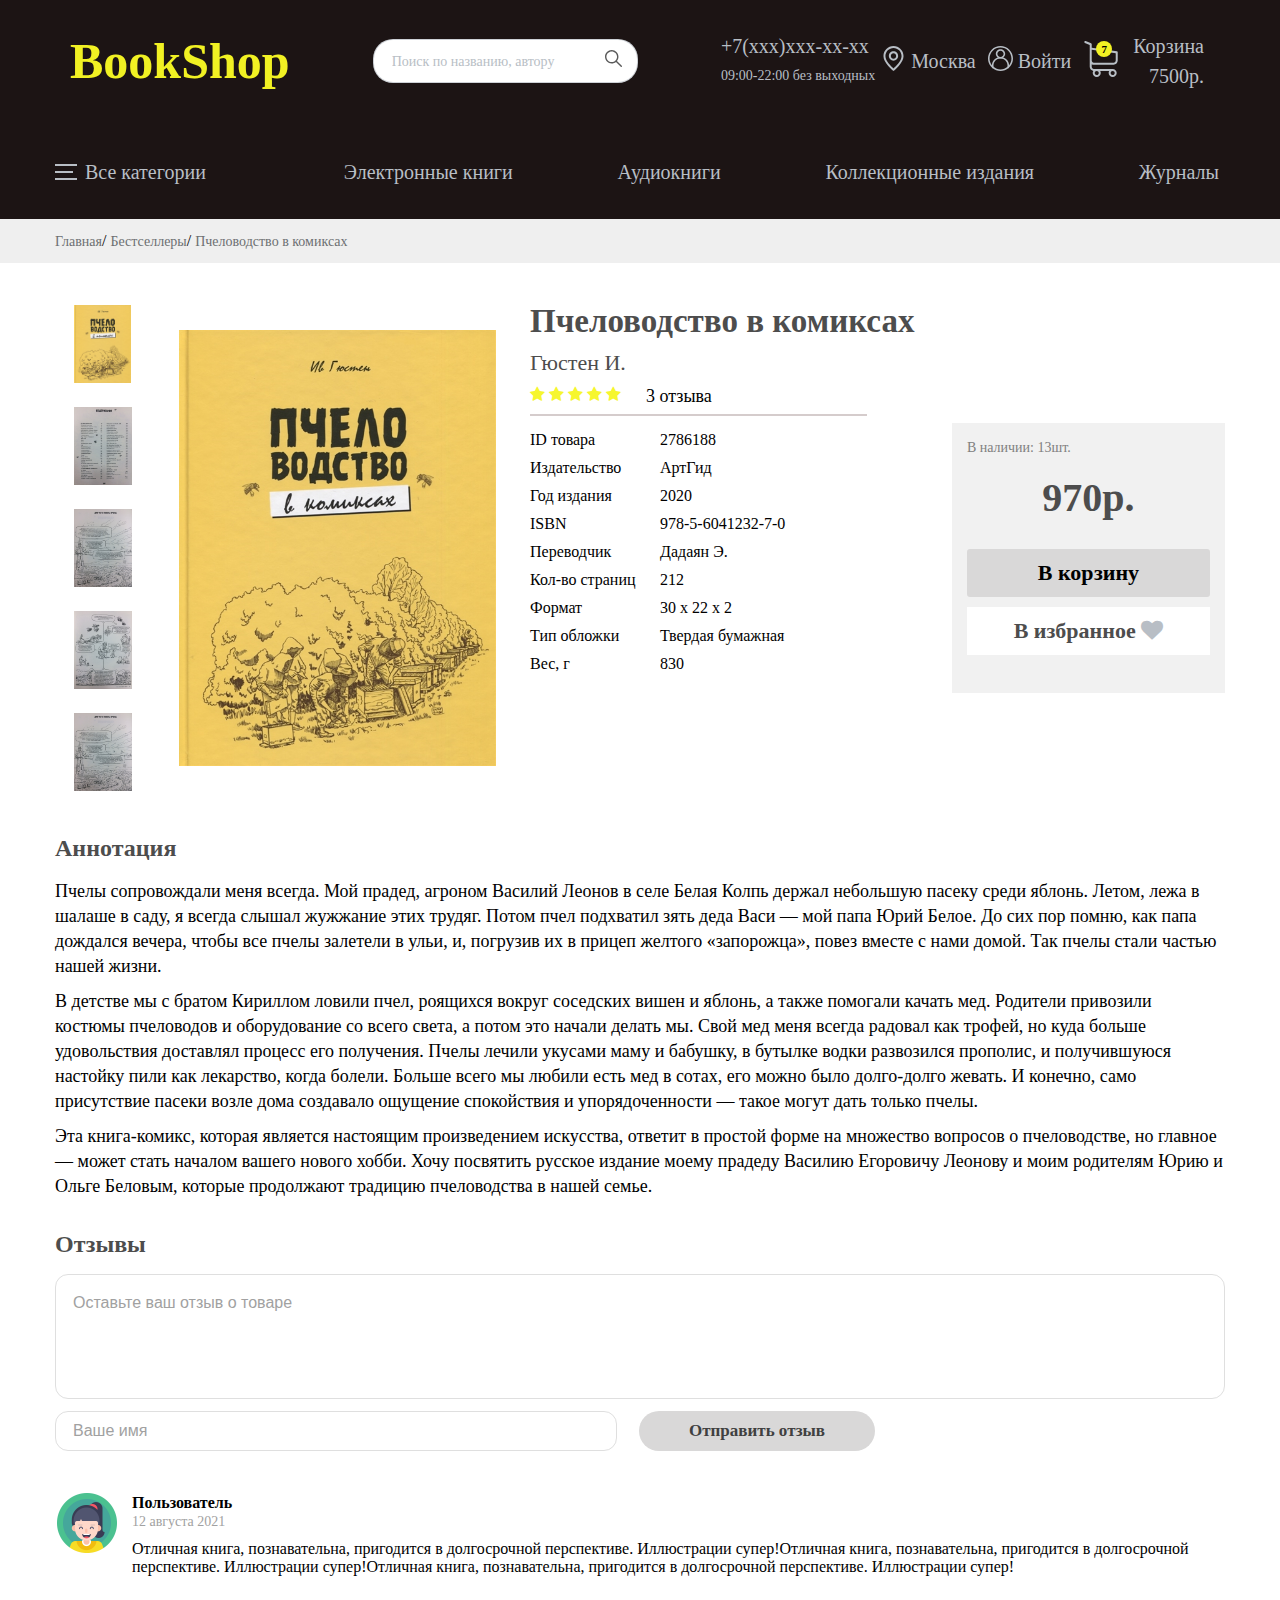
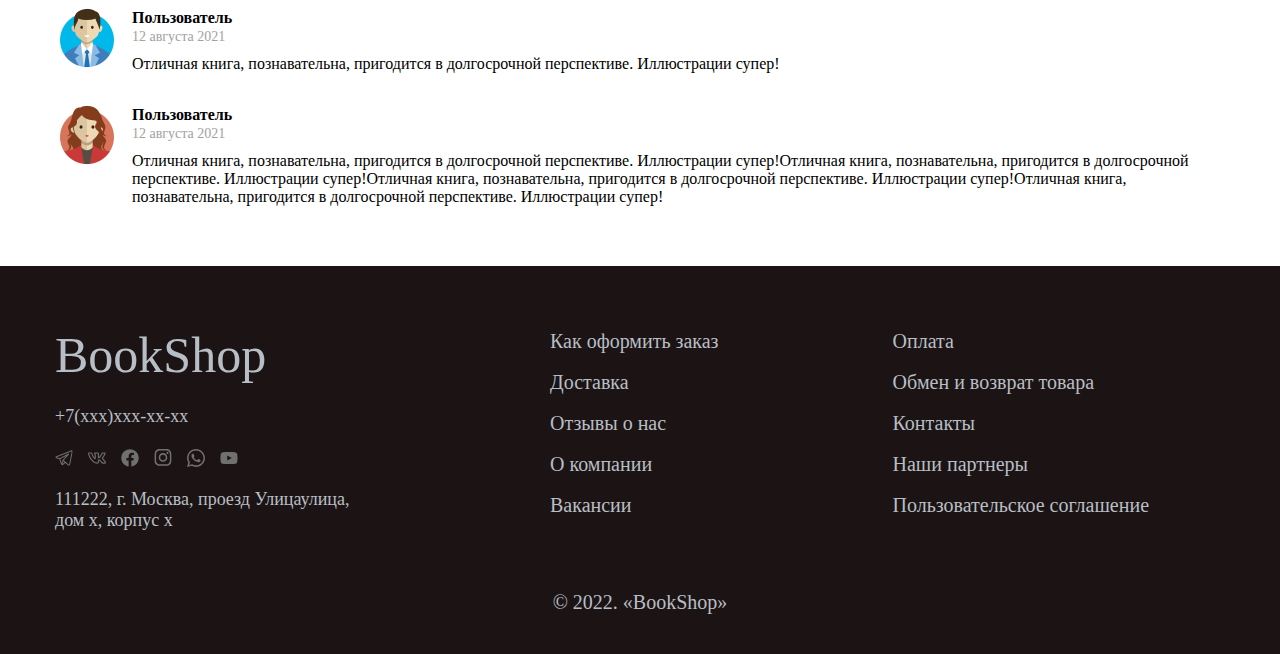
<file: product.html>
<!DOCTYPE html>
<html lang="ru">

<head>
    <meta charset="UTF-8">
    <meta http-equiv="X-UA-Compatible" content="IE=edge">
    <meta name="viewport" content="width=device-width, initial-scale=1.0">
    <title>BookShop</title>

    <link rel="stylesheet" href="https://unpkg.com/swiper@8/swiper-bundle.min.css" />
    
    <link rel="stylesheet" href="css/style.min.css">
    <link rel="stylesheet" href="https://cdnjs.cloudflare.com/ajax/libs/font-awesome/4.7.0/css/font-awesome.min.css">
</head>


<body>

    <div class="wrapper">

        <header class="header">
            <div class="container">
        
                <nav class="menu">
                    <h3 class="menu__title">BookShop</h3>
        
                    <form class="menu__search">
                        <input class="menu__search-input" type="text" placeholder="Поиск по названию, автору">
                        <button class="menu__search-btn" type="submit">
                            <img class="menu_search-icon" src="img/icons/search-icon.svg" alt="search-icon">
                        </button>
                    </form>
                    <div class="menu__box">
                        <div class="menu__info">
                            <a class="menu__info-phone" href="tel:8xxxxxxxxxx">+7(xxx)xxx-xx-xx</a>     
        
                            <span class="menu__info-item">09:00-22:00 без выходных</span>
                        </div>
        
        
                        <div class="menu__location">
                            <button class="menu__location-btn">
                                <a class="menu__location-link" href="#">Москва</a>
                            </button>
        
                            <div class="menu__location-content">
                                <div class="menu__location-choice">
                                    <input class="menu__location-input" type="text" spellcheck="false"
                                        placeholder="Начните вводить">
                                </div>
        
                                <ul class="menu__location-list options">
                                </ul>
                            </div>
                        </div>
        
                        <div class="menu__user">
        
                            <button class="menu__user-btn">
                                <a class="menu__user-link" href="#">Войти</a>
                            </button>
        
                            <div class="menu__user-list">
                                <a class="menu__user-item">Личный кабинет</a>
                                <a class="menu__user-item">Настройки</a>
                                <a class="menu__user-item">Сообщения</a>
                                <a class="menu__user-item">Избранное</a>
                                <a class="menu__user-item">Мои заказы</a>
                                <a class="menu__user-item">Выйти</a>
                            </div>
                        </div>

                        <button class="menu__cart">
                            <a class="menu__cart-link" href="#">
                                <span class="menu__cart-num">7</span>
                                <div class="menu__cart-name">Корзина</div>
                                <div class="menu__cart-money">7500р.</div>
                            </a>
                        </button>
        
                        <div class="window-cart window-cart--close">
                            <button class="window-cart__close">
                                <img class="window-cart__close-img" src="img/icons/close.svg" alt="close-img">
                            </button>
        
                            <div class="window-cart__content">
                                <div class="window-cart__content-info">
                                    <a class="window-cart__img" href="#">
                                        <img class="window-cart__img-mini" src="img/books/3.jpg" alt="mini-img">
                                    </a>
                                    <h4 class="window-cart__name">Пчеловодство в комиксах</h4>
                                    <p class="window-cart__price">970р.</p>
                                </div>
        
                                <div class="window-cart__total">
                                    <p class="window-cart__title">Итого</p>
                                    <p class="window-cart__cost">970р</p>
                                </div>
                                <button class="window-cart__btn">Перейти в корзину</button>
                            </div>
                        </div>
                    </div>
                </nav>
        
                <nav class="category">
                    <div class="category__list">
                        <div class="category__list-item">
                            <button class="category__list-all category__list-link dropbtn">
                                <span class="category__list-icon "></span>Все категории</button>
        
                            <div class="category__list-menu">
                                <a class="category__list-point">Художественная литература</a>
                                <a class="category__list-point">Психология</a>
                                <a class="category__list-point">Путешествия.Хобби.Досуг</a>
                                <a class="category__list-point">Иностранная литература</a>
                                <a class="category__list-point">Искусство</a>
                                <a class="category__list-point">Биографии и мемуары</a>
                                <a class="category__list-point">Философия</a>
                            </div>
                        </div>
        
                        <div class="category__list-item">
                            <button class="category__list-link">Электронные книги</button>
        
                            <div class="category__list-menu">
                                <a class="category__list-point">Классика</a>
                                <a class="category__list-point">Детективы</a>
                                <a class="category__list-point">Публицистика</a>
                                <a class="category__list-point">История</a>
                                <a class="category__list-point">Искусство</a>
                            </div>
                        </div>
        
                        <div class="category__list-item">
                            <button class="category__list-link">Аудиокниги</button>
        
                            <div class="category__list-menu">
                                <a class="category__list-point">Электронные аудиокниги</a>
                                <a class="category__list-point">CD-диски</a>
                            </div>
                        </div>
        
                        <div class="category__list-item">
                            <button class="category__list-link">Коллекционные издания</button>
        
                            <div class="category__list-menu">
                                <a class="category__list-point">История</a>
                                <a class="category__list-point">Искусство</a>
                                <a class="category__list-point">Энциклопедии</a>
                            </div>
                        </div>
        
                        <div class="category__list-item">
                            <button class="category__list-link">Журналы</button>
                        </div>
                    </div>
                </nav>
        
            </div>
        </header>


        <main class="main">

            <div class="breadcrumbs">
                <div class="container">
                    <ul class="breadcrumbs__list">
                        <li class="breadcrumbs__item"><a href="#" class="breadcrumbs__link">Главная</a></li>
                        <li class="breadcrumbs__item"><a href="#" class="breadcrumbs__link">Бестселлеры</a></li>
                        <li class="breadcrumbs__item"><a href="#" class="breadcrumbs__link">Пчеловодство в комиксах</a></li>
                    </ul>
                </div>
            </div>

            <section class="product">
                <div class="container">
                    <div class="card">
                        <div class="card-slider">
                            <div class="card-slider__nav slider-nav">
                                <div class="slider-nav__item" tabindex="0"><img src="img/product/1.jpg" alt="img" class="slider-nav-img"></div>
                                <div class="slider-nav__item" tabindex="0"><img src="img/product/2.jpg" alt="img" class="slider-nav-img"></div>
                                <div class="slider-nav__item" tabindex="0"><img src="img/product/3.jpg" alt="img" class="slider-nav-img"></div>
                                <div class="slider-nav__item" tabindex="0"><img src="img/product/4.jpg" alt="img" class="slider-nav-img"></div>
                                <div class="slider-nav__item" tabindex="0"><img src="img/product/5.jpg" alt="img" class="slider-nav-img"></div>
                            </div>

                            <div class="card-slider__block slider-block">
                                <div class="swiper-wrapper">
                                    <div class="swiper-slide"><img class="swiper-slide-img" src="img/product/1.jpg" alt="img"></div>
                                    <div class="swiper-slide"><img class="swiper-slide-img" src="img/product/2.jpg" alt="img"></div>
                                    <div class="swiper-slide"><img class="swiper-slide-img" src="img/product/3.jpg" alt="img"></div>
                                    <div class="swiper-slide"><img class="swiper-slide-img" src="img/product/4.jpg" alt="img"></div>
                                    <div class="swiper-slide"><img class="swiper-slide-img" src="img/product/5.jpg" alt="img"></div>
                                </div>
                            </div>
                        </div>

                        <div class="card-description">
                            <div class="card-description__title">Пчеловодство в комиксах</div>
                            <a class="card-description__author" href="#">Гюстен И.</a>
                            <div class="card-description__mention">
                                <div class="card-description__mention-stars">
                                    <span class="fa fa-star stars"></span>
                                    <span class="fa fa-star stars"></span>
                                    <span class="fa fa-star stars"></span>
                                    <span class="fa fa-star stars"></span>
                                    <span class="fa fa-star star"></span>
                                </div>

                                <a class="card-description__mention-comments">3 отзыва</a>
                                
                            </div>

                            <div class="card-description__items">
                                <div class="card-description__items-name">ID товара</div>
                                <div class="card-description__items-value">2786188</div>
                            </div>
                            <div class="card-description__items">
                                <div class="card-description__items-name">Издательство</div>
                                <div class="card-description__items-value">АртГид</div>
                            </div>
                            <div class="card-description__items">
                                <div class="card-description__items-name">Год издания</div>
                                <div class="card-description__items-value">2020</div>
                            </div>
                            <div class="card-description__items">
                                <div class="card-description__items-name">ISBN</div>
                                <div class="card-description__items-value">978-5-6041232-7-0</div>
                            </div>
                            <div class="card-description__items">
                                <div class="card-description__items-name">Переводчик</div>
                                <div class="card-description__items-value">Дадаян Э.</div>
                            </div>
                            <div class="card-description__items">
                                <div class="card-description__items-name">Кол-во страниц</div>
                                <div class="card-description__items-value">212</div>
                            </div>
                            <div class="card-description__items">
                                <div class="card-description__items-name">Формат</div>
                                <div class="card-description__items-value">30 x 22 x 2</div>
                            </div>
                            <div class="card-description__items">
                                <div class="card-description__items-name">Тип обложки</div>
                                <div class="card-description__items-value">Твердая бумажная</div>
                            </div>
                            <div class="card-description__items">
                                <div class="card-description__items-name">Вес, г</div>
                                <div class="card-description__items-value">830</div>
                            </div>
                        </div>

                        <div class="card-info">
                            <span class="card-info__available">В наличии: 13шт.</span>
                            <span class="card-info__price">970р.</span>
                            
                            <button class="card-info__buybtn ">
                                В корзину</button>

                            <button class="card-info__heartbtn">В избранное
                                <span class="fa fa-heart popular__heart" aria-hidden="true"></span>
                            </button>
                        </div>
                    </div>

                    <div class="annotation">
                        <h2 class="annotation__title">Аннотация</h2>
                        <p class="annotation__text">Пчелы сопровождали меня всегда. Мой прадед, агроном Василий Леонов в селе Белая Колпь держал небольшую пасеку среди яблонь. Летом, лежа в шалаше в саду, я всегда слышал жужжание этих трудяг. Потом пчел подхватил зять деда Васи — мой
                        папа Юрий Белое. До сих пор помню, как папа дождался вечера, чтобы все пчелы залетели в ульи, и, погрузив их в прицеп
                        желтого «запорожца», повез вместе с нами домой. Так пчелы стали частью нашей жизни.</p>
                        
                        <p class="annotation__text-btn">Читать больше</p>
                        <p class="annotation__text descElem">В детстве мы с братом Кириллом ловили пчел, роящихся вокруг соседских вишен и яблонь, а также помогали качать мед.
                        Родители привозили костюмы пчеловодов и оборудование со всего света, а потом это начали делать мы. Свой мед меня всегда
                        радовал как трофей, но куда больше удовольствия доставлял процесс его получения. Пчелы лечили укусами маму и бабушку, в
                        бутылке водки развозился прополис, и получившуюся настойку пили как лекарство, когда болели. Больше всего мы любили есть
                        мед в сотах, его можно было долго-долго жевать. И конечно, само присутствие пасеки возле дома создавало ощущение
                        спокойствия и упорядоченности — такое могут дать только пчелы.</p>
                        <p class="annotation__text descElem"> Эта книга-комикс, которая является настоящим произведением искусства, ответит в простой форме на множество вопросов о
                        пчеловодстве, но главное — может стать началом вашего нового хобби. Хочу посвятить русское издание моему прадеду
                        Василию Егоровичу Леонову и моим родителям Юрию и Ольге Беловым, которые продолжают традицию пчеловодства в нашей
                        семье.</p>
                    </div>

                    <div class="mention__comments">
                        <h4 class="mention__comments-title">Отзывы</h4>

                        <form class="mention__form">
                            <textarea class="mention__form-textarea" placeholder="Оставьте ваш отзыв о товаре"></textarea>
                            <input class="mention__form-input" type="text" placeholder="Ваше имя">
                            <button class="mention__form-btn" type="submit">Отправить отзыв</button>
                        </form>

                        <div class="mention__comments-items">
                            <div class="mention__comments-item">
                                <img class="mention__comments-avatar" src="img/avatar/1.png" alt="avatar">
                                <div class="mention__comments-info">
                                    <p class="mention__comments-name">Пользователь</p>
                                    <p class="mention__comments-date">12 августа 2021</p>
                                    <p class="mention__comments-text">Отличная книга, познавательна, пригодится в долгосрочной перспективе.
                                        Иллюстрации супер!Отличная книга, познавательна, пригодится в долгосрочной перспективе. Иллюстрации
                                        супер!Отличная книга, познавательна, пригодится в долгосрочной перспективе. Иллюстрации супер!</p>
                                </div>
                            </div>
                            <div class="mention__comments-item">
                                <img class="mention__comments-avatar" src="img/avatar/2.png" alt="avatar">
                                <div class="mention__comments-info">
                                    <p class="mention__comments-name">Пользователь</p>
                                    <p class="mention__comments-date">12 августа 2021</p>
                                    <p class="mention__comments-text">Отличная книга, познавательна, пригодится в долгосрочной перспективе.
                                        Иллюстрации супер!</p>
                                </div>
                            </div>
                            <div class="mention__comments-item">
                                <img class="mention__comments-avatar" src="img/avatar/3.png" alt="avatar">
                                <div class="mention__comments-info">
                                    <p class="mention__comments-name">Пользователь</p>
                                    <p class="mention__comments-date">12 августа 2021</p>
                                    <p class="mention__comments-text">Отличная книга, познавательна, пригодится в долгосрочной перспективе.
                                        Иллюстрации супер!Отличная книга, познавательна, пригодится в долгосрочной перспективе. Иллюстрации
                                        супер!Отличная книга, познавательна,
                                        пригодится в долгосрочной перспективе. Иллюстрации супер!Отличная книга, познавательна, пригодится в
                                        долгосрочной
                                        перспективе. Иллюстрации супер!</p>
                                </div>
                            </div>
                        </div>
                    </div>
                </div>
            </section>
        </main>

        <footer class="footer">
            <div class="container">
                <div class="footer__inner">

                    <div class="footer__info">

                        <a class="footer__logo-link" href="#">BookShop</a>

                        <div class="footer__phone">
                            <a class="footer__phone-link" href="tel:8xxxxxxxxxx">+7(xxx)xxx-xx-xx</a>
                        </div>

                        <div class="footer__social">
                            <a class="footer__social-link" href="#" target="_blank">
                                <img class="footer__social-img" src="img/icons/telegram.svg" alt="telegram-icon">
                            </a>

                            <a class="footer__social-link" href="#" target="_blank">
                                <img class="footer__social-img" src="img/icons/vk.svg" alt="vk-icon">
                            </a>

                            <a class="footer__social-link" href="#" target="_blank">
                                <img class="footer__social-img" src="img/icons/facebook.svg" alt="facebook-icon">
                            </a>

                            <a class="footer__social-link" href="#" target="_blank">
                                <img class="footer__social-img" src="img/icons/instagram.svg" alt="instagram-icon">
                            </a>

                            <a class="footer__social-link" href="#" target="_blank">
                                <img class="footer__social-img" src="img/icons/whatsapp.svg" alt="facebook-icon">
                            </a>

                            <a class="footer__social-link" href="#" target="_blank">
                                <img class="footer__social-img" src="img/icons/youtube.svg" alt="twitter-icon">
                            </a>
                        </div>

                        <div class="footer__address"> 111222, г. Москва, проезд Улицаулица, дом x, корпус x</div>

                    </div>

                    <ul class="footer__nav">
                        <li class="footer__nav-item">
                            <a class="footer__nav-link" href="#">Как оформить заказ
                            </a>
                        </li>
                        <li class="footer__nav-item">
                            <a class="footer__nav-link" href="#">Оплата
                            </a>
                        </li>
                        <li class="footer__nav-item">
                            <a class="footer__nav-link" href="#">Доставка
                            </a>
                        </li>
                        <li class="footer__nav-item">
                            <a class="footer__nav-link" href="#">Обмен и возврат товара
                            </a>
                        </li>
                        <li class="footer__nav-item">
                            <a class="footer__nav-link" href="#">Отзывы о нас
                            </a>
                        </li>
                        <li class="footer__nav-item">
                            <a class="footer__nav-link" href="#">Контакты
                            </a>
                        </li>
                        <li class="footer__nav-item">
                            <a class="footer__nav-link" href="#">О компании
                            </a>
                        </li>
                        <li class="footer__nav-item">
                            <a class="footer__nav-link" href="#">Наши партнеры
                            </a>
                        </li>
                        <li class="footer__nav-item">
                            <a class="footer__nav-link" href="#">Вакансии
                            </a>
                        </li>
                        <li class="footer__nav-item">
                            <a class="footer__nav-link" href="#">Пользовательское соглашение
                            </a>
                        </li>
                    </ul>
                </div>
            </div>

            <div class="footer__copyright">
                <div class="container">
                    <p class="footer__copyright-text">© 2022. «BookShop»</p>
                </div>
            </div>
        </footer>
    </div>

    <script src="https://unpkg.com/swiper@8/swiper-bundle.min.js"></script>
    <script src="js/main.min.js"></script>





</body>

</html>
</file>
<file: css/style.min.css>
html{-webkit-box-sizing:border-box;box-sizing:border-box}*,*::after,*::before{-webkit-box-sizing:inherit;box-sizing:inherit}ul[class],ol[class]{padding:0}body,h1,h2,h3,h4,h5,h6,p,ul,ol,li,figure,figcaption,blockquote,dl,dd{margin:0;font-size:inherit}ul[class]{list-style:none}a{text-decoration:none}img{max-width:100%;display:block}input,button,textarea,select{font:inherit}.slick-slider{position:relative;display:block;-webkit-box-sizing:border-box;box-sizing:border-box;-webkit-touch-callout:none;-webkit-user-select:none;-moz-user-select:none;-ms-user-select:none;user-select:none;-ms-touch-action:pan-y;touch-action:pan-y;-webkit-tap-highlight-color:transparent}.slick-list{position:relative;overflow:hidden;display:block;margin:0;padding:0}.slick-list:focus{outline:none}.slick-list.dragging{cursor:pointer;cursor:hand}.slick-slider .slick-track,.slick-slider .slick-list{-webkit-transform:translate3d(0, 0, 0);-ms-transform:translate3d(0, 0, 0);transform:translate3d(0, 0, 0)}.slick-track{position:relative;left:0;top:0;display:block;margin-left:auto;margin-right:auto}.slick-track:before,.slick-track:after{content:"";display:table}.slick-track:after{clear:both}.slick-loading .slick-track{visibility:hidden}.slick-slide{float:left;height:100%;min-height:1px;display:none}[dir=rtl] .slick-slide{float:right}.slick-slide img{display:block}.slick-slide.slick-loading img{display:none}.slick-slide.dragging img{pointer-events:none}.slick-initialized .slick-slide{display:block}.slick-loading .slick-slide{visibility:hidden}.slick-vertical .slick-slide{display:block;height:auto;border:1px solid transparent}.slick-arrow.slick-hidden{display:none}html,body{height:100%;font-family:"Times New Roman",Times,serif}.wrapper{display:-webkit-box;display:-ms-flexbox;display:flex;-webkit-box-orient:vertical;-webkit-box-direction:normal;-ms-flex-direction:column;flex-direction:column;min-height:100%}.main{-webkit-box-flex:1;-ms-flex:1 0 auto;flex:1 0 auto}.footer{-webkit-box-flex:0;-ms-flex:0 0 auto;flex:0 0 auto}.container{max-width:1200px;margin:0 auto;padding:0 15px}.slick-dots{display:-webkit-box;display:-ms-flexbox;display:flex;-webkit-box-pack:center;-ms-flex-pack:center;justify-content:center;-webkit-box-align:center;-ms-flex-align:center;align-items:center}.slick-dots li{margin:0 15px}.slick-dots button{background-color:#000;border:none;width:8px;height:8px;border-radius:50%;padding:0;font-size:0}.slick-dots li.slick-active button{background-color:#f1f123}@media screen and (max-width: 1100px){.footer__info{margin-right:80px !important}}@media screen and (max-width: 1000px){.footer__nav{font-size:18px !important}}@media screen and (max-width: 1050px){.menu__box{margin-top:15px;width:100%}}@media screen and (max-width: 930px){.footer__inner{-webkit-box-orient:vertical;-webkit-box-direction:normal;-ms-flex-direction:column;flex-direction:column}.footer__info{margin-left:10px}.footer__nav{margin-top:20px}}@media screen and (max-width: 580px){.window-cart{margin-top:220px;top:0}.menu{-webkit-box-orient:vertical;-webkit-box-direction:normal;-ms-flex-direction:column;flex-direction:column}.menu__search{margin-top:20px}.menu__box{-webkit-box-orient:vertical;-webkit-box-direction:normal;-ms-flex-direction:column;flex-direction:column;padding-left:0}.map__iframe{height:350px}.menu__user-link{padding-left:40px !important}.menu__cart-link{padding-left:40px !important}}@media screen and (max-width: 460px){.category{padding:0px 0 24px !important}.category__list{-webkit-box-orient:vertical;-webkit-box-direction:normal;-ms-flex-direction:column;flex-direction:column;-webkit-box-align:stretch !important;-ms-flex-align:stretch !important;align-items:stretch !important}.category__list-all{margin-left:7px}}@media screen and (max-width: 450px){.footer__nav{display:block !important;text-align:center}.footer__info{margin:10px !important;max-width:100% !important;text-align:center}.footer__social{-webkit-box-pack:center;-ms-flex-pack:center;justify-content:center}}@media screen and (max-width: 500px){.contacts__item-contact{font-size:17px !important}.contacts__item-text{font-size:16px !important}}.header{background:#1c1414}.menu{display:-webkit-box;display:-ms-flexbox;display:flex;-webkit-box-pack:justify;-ms-flex-pack:justify;justify-content:space-between;-webkit-box-align:center;-ms-flex-align:center;align-items:center;-ms-flex-wrap:wrap;flex-wrap:wrap;margin:30px 15px;line-height:30px}.menu__title{color:#f1f123;font-size:50px;cursor:pointer}.menu__box{display:-webkit-box;display:-ms-flexbox;display:flex;-webkit-box-pack:justify;-ms-flex-pack:justify;justify-content:space-between;-webkit-box-align:center;-ms-flex-align:center;align-items:center}.menu__search{position:relative;-webkit-box-pack:center;-ms-flex-pack:center;justify-content:center}.menu__search-input{padding:6px 45px 6px 18px;border:1px solid rgba(184,190,197,.7);border-radius:20px;display:block;outline:none}.menu__search-input::-webkit-input-placeholder{font-weight:400;font-size:14px;line-height:27px;color:#b8bec5}.menu__search-input::-moz-placeholder{font-weight:400;font-size:14px;line-height:27px;color:#b8bec5}.menu__search-input:-ms-input-placeholder{font-weight:400;font-size:14px;line-height:27px;color:#b8bec5}.menu__search-input::-ms-input-placeholder{font-weight:400;font-size:14px;line-height:27px;color:#b8bec5}.menu__search-input::placeholder{font-weight:400;font-size:14px;line-height:27px;color:#b8bec5}.menu__search-btn{position:absolute;border:none;background-color:transparent;top:10px;right:10px;cursor:pointer}.menu__location{position:relative}.menu__location-btn,.menu li{background-color:transparent;border:none;display:-webkit-box;display:-ms-flexbox;display:flex;-webkit-box-align:center;-ms-flex-align:center;align-items:center;cursor:pointer}.menu__location-link{font-size:20px;color:#b8bec5;position:relative;padding-left:30px;display:block}.menu__location-link::before{content:"";display:block;position:absolute;top:0;left:0;width:25px;height:25px;background-image:url(../img/icons/location.svg);background-repeat:no-repeat;background-position:left top;background-size:100%}.menu__location-content{position:absolute;display:none;padding:10px;margin-top:15px;background:#f1f1f1;color:#1c1414;-webkit-box-shadow:0 10px 25px rgba(0,0,0,.1);box-shadow:0 10px 25px rgba(0,0,0,.1);text-align:center;max-width:285px}.menu .menu__location.active .menu__location-content{display:block;z-index:2}.menu__location-choice{font-weight:700;font-size:18px;line-height:25px;color:#1e1e1e;padding:5px}.menu__location-input{border:1px solid #706f6f;-webkit-box-sizing:border-box;box-sizing:border-box;border-radius:5px;font-weight:normal;font-size:16px;line-height:25px;color:#b8bec5;padding:5px}.menu__location-list{line-height:25px;margin-top:10px;max-height:200px;overflow-y:auto;padding-right:7px}.menu__info{font-size:20px;color:#b8bec5}.menu__info-phone{display:block;color:#b8bec5}.menu__info-item{display:block;font-size:14px}.menu__user{position:relative;display:inline-block}.menu__user-btn{border:none;background-color:transparent}.menu__user-link{font-size:20px;color:#b8bec5;display:block;position:relative;padding-left:30px}.menu__user-link::before{content:"";display:block;position:absolute;top:0;left:0;width:25px;height:25px;background-image:url(../img/icons/user.svg);background-repeat:no-repeat;background-position:left top;background-size:100%}.menu__user-list{display:none;position:absolute;background-color:#f1f1f1;min-width:160px;-webkit-box-shadow:0px 8px 16px 0px rgba(0,0,0,.2);box-shadow:0px 8px 16px 0px rgba(0,0,0,.2);z-index:2}.menu__user-list a{font-size:18px;color:#000;padding:5px 16px;text-decoration:none;display:block;cursor:pointer}.menu__cart{border:none;background-color:transparent}.menu__cart-link{font-size:20px;color:#b8bec5;display:block;position:relative;padding-left:50px;text-align:right}.menu__cart-link::before{content:"";display:block;width:36px;height:36px;position:absolute;left:0;top:10px;background-image:url(../img/icons/cart.svg);background-position:left top;background-size:100%;background-repeat:no-repeat}.menu__cart-num{position:absolute;left:13px;top:10px;background-color:#f1f123;color:#000;font-size:11px;line-height:16px;font-weight:700;min-height:16px;min-width:16px;text-align:center;border-radius:50%;padding-left:5px;padding-right:5px}.menu__cart-money{font-weight:500}.options::-webkit-scrollbar{width:5px}.options::-webkit-scrollbar-track{background:#f1f1f1;border-radius:25px}.options::-webkit-scrollbar-thumb{background:#ccc;border-radius:25px}.options::-webkit-scrollbar-thumb:hover{background:#b3b3b3}.options li{height:38px;padding:0 13px;font-size:18px}.options li:hover,li.selected{border-radius:5px;background:#f2f2f2}.menu__user-list a:hover{background-color:#ddd}.menu__user:hover .menu__user-list{display:block}.category{width:100%;padding:27px 0 24px}.category__list{display:-webkit-box;display:-ms-flexbox;display:flex;-webkit-box-pack:justify;-ms-flex-pack:justify;justify-content:space-between;-webkit-box-align:center;-ms-flex-align:center;align-items:center;-ms-flex-wrap:wrap;flex-wrap:wrap;font-size:20px;line-height:26px;color:#b8bec5}.category__list-item{position:relative;display:inline-block}.category__list-all{display:block;width:190px;height:46px;font-weight:500;line-height:26px;display:-webkit-box;display:-ms-flexbox;display:flex;-webkit-box-align:center;-ms-flex-align:center;align-items:center;padding-left:30px;text-decoration:none;position:relative;color:#b8bec5;-webkit-transition:all .1s;-o-transition:all .1s;transition:all .1s}.category__list-all::before{content:"";display:block;position:absolute;left:0px;top:15px;z-index:1;width:22px;height:2px;background-color:#b8bec5}.category__list-all::after{content:"";display:block;position:absolute;left:0px;top:29px;z-index:1;width:22px;height:2px;background-color:#b8bec5}.category__list-link{color:#b8bec5;-webkit-transition:all .1s;-o-transition:all .1s;transition:all .1s;background-color:#1c1414;color:#b8bec5;border:none;cursor:pointer}.category__list-link:hover,.category__list-all:hover{max-width:100%}.category__list-icon{display:block;position:absolute;left:0px;top:22px;z-index:1;width:18px;height:2px;background-color:#b8bec5}.category__list-menu{display:none;position:absolute;background-color:#f1f1f1;min-width:160px;-webkit-box-shadow:0px 8px 16px 0px rgba(0,0,0,.2);box-shadow:0px 8px 16px 0px rgba(0,0,0,.2);z-index:2}.category__list-menu a{color:#000;padding:12px 16px;text-decoration:none;display:block;font-size:18px;cursor:pointer}.category__list-menu a:hover{background-color:#ddd;text-decoration:underline}.category__list-item:hover .category__list-menu{display:block}.category__list-item:hover .category__list-link{background-color:#1c1414}.mention__tags{margin-bottom:30px}.mention__tags-title{font-size:20px;line-height:31px;margin-bottom:15px}.mention__tags-link{margin-bottom:10px;margin-right:23px;padding:0 16px;color:#8f8d8d;font-size:14px;font-weight:600;border:1px solid rgba(69,69,69,.5);border-radius:14px;display:inline-block}.mention__links{padding:40px 0 30px;border-top:1px solid #dfdfdf;border-bottom:1px solid #dfdfdf;display:-webkit-box;display:-ms-flexbox;display:flex;-webkit-box-pack:justify;-ms-flex-pack:justify;justify-content:space-between;margin-bottom:35px}.mention__link{width:243px;position:relative;color:#707070;font-size:14px;font-weight:600}.mention__link::before{content:"";position:absolute;top:50%;-webkit-transform:translateY(-50%);-ms-transform:translateY(-50%);transform:translateY(-50%);width:12px;height:23px}.mention__link-prev{padding-left:44px}.mention__link-prev::before{background-image:url(../images/arrow-prev.svg);left:0}.mention__link-next{padding-right:44px;text-align:right}.mention__link-next::before{background-image:url(../images/arrow-next.svg);right:0}.mention__comments-title{color:#4d4d4d;font-size:24px;font-weight:700;line-height:30px;margin-bottom:15px;outline:none}.mention__comments-items{padding-bottom:30px}.mention__comments-item{display:-webkit-box;display:-ms-flexbox;display:flex;-webkit-box-align:start;-ms-flex-align:start;align-items:start;margin-bottom:30px}.mention__comments-avatar{width:64px;height:64px;-o-object-fit:cover;object-fit:cover;border-radius:50%;margin-right:13px}.mention__comments-name{line-height:23px;font-weight:bold}.mention__comments-date{margin-bottom:10px;font-size:14px;color:#a1a1a1}.mention__form{display:-webkit-box;display:-ms-flexbox;display:flex;-ms-flex-wrap:wrap;flex-wrap:wrap;-webkit-box-pack:justify;-ms-flex-pack:justify;justify-content:space-between;margin-bottom:40px}.mention__form-title{margin-bottom:25px;line-height:23px}.mention__form-textarea{width:100%;border:1px solid #dfdfdf;border-radius:13px;padding:14px 17px;min-height:125px;margin-bottom:12px;resize:none}.mention__form-textarea::-webkit-input-placeholder{color:#a1a1a1;font-weight:400;font-size:16px;line-height:27px;font-family:"Open Sans",sans-serif}.mention__form-textarea::-moz-placeholder{color:#a1a1a1;font-weight:400;font-size:16px;line-height:27px;font-family:"Open Sans",sans-serif}.mention__form-textarea:-ms-input-placeholder{color:#a1a1a1;font-weight:400;font-size:16px;line-height:27px;font-family:"Open Sans",sans-serif}.mention__form-textarea::-ms-input-placeholder{color:#a1a1a1;font-weight:400;font-size:16px;line-height:27px;font-family:"Open Sans",sans-serif}.mention__form-textarea::placeholder{color:#a1a1a1;font-weight:400;font-size:16px;line-height:27px;font-family:"Open Sans",sans-serif}.mention__form-input{border:1px solid #dfdfdf;border-radius:13px;padding:6px 17px;width:48%}.mention__form-input::-webkit-input-placeholder{color:#a1a1a1;font-weight:400;font-size:16px;line-height:27px;font-family:"Open Sans",sans-serif}.mention__form-input::-moz-placeholder{color:#a1a1a1;font-weight:400;font-size:16px;line-height:27px;font-family:"Open Sans",sans-serif}.mention__form-input:-ms-input-placeholder{color:#a1a1a1;font-weight:400;font-size:16px;line-height:27px;font-family:"Open Sans",sans-serif}.mention__form-input::-ms-input-placeholder{color:#a1a1a1;font-weight:400;font-size:16px;line-height:27px;font-family:"Open Sans",sans-serif}.mention__form-input::placeholder{color:#a1a1a1;font-weight:400;font-size:16px;line-height:27px;font-family:"Open Sans",sans-serif}.mention__form-label{width:100%;margin-bottom:20px;font-size:14px;color:#a1a1a1}.mention__form-btn{border:none;background-color:#d9d8d8;color:#404040;font-weight:600;font-size:17px;line-height:20px;border-radius:21px;padding:10px 50px;cursor:pointer;margin-right:350px}.mention__form-btn:hover{background-color:#f1f123;color:ivory}.contacts__title{color:#585c60;font-size:45px;margin-bottom:15px}.contacts__items{margin-bottom:15px}.contacts__item-text{font-weight:bold;font-size:17px;line-height:32px}.contacts__item-contact{font-weight:normal;font-size:20px;line-height:40px;color:#1c1414}.map{margin-bottom:50px}.footer{background:#1c1414}.footer__inner{padding:60px 0 30px;display:-webkit-box;display:-ms-flexbox;display:flex}.footer__info{-webkit-box-flex:0;-ms-flex:0 0 auto;flex:0 0 auto;max-width:315px;font-size:20px;margin-right:170px}.footer__logo-link{color:#b8bec5;font-size:50px}.footer__phone{margin-bottom:22px;margin-top:22px;font-size:18px}.footer__phone-link{color:#b8bec5}.footer__social{display:-webkit-box;display:-ms-flexbox;display:flex;-webkit-box-align:center;-ms-flex-align:center;align-items:center;margin-bottom:22px}.footer__social-link{margin-right:15px}.footer__social-img{height:18px;width:18px}.footer__address{font-size:18px;color:#b8bec5}.footer__nav{font-size:20px;-webkit-box-flex:1;-ms-flex:1 1 auto;flex:1 1 auto;display:-ms-grid;display:grid;-ms-grid-columns:(1fr)[2];grid-template-columns:repeat(2, 1fr)}.footer__nav-item{padding:0 10px}.footer__nav-link{line-height:30px;color:#b8bec5}.footer__nav-link:hover{text-decoration:underline}.footer__copyright{text-align:center;padding:30px 0px 40px;font-size:20px;color:#b8bec5}.window-cart--close{-webkit-transform:translateY(-500%);-ms-transform:translateY(-500%);transform:translateY(-500%)}.window-cart{position:absolute;right:368px;top:105px;z-index:15;max-width:600px;width:100%;background-color:#f1f1f1;padding:20px;-webkit-box-shadow:-2px 3px 17px 0px #1c1414;box-shadow:-2px 3px 17px 0px #1c1414;-webkit-transition:all .7s;-o-transition:all .7s;transition:all .7s}.window-cart__close{background-color:transparent;border:none;padding:0;cursor:pointer;margin-left:540px}.window-cart__close-img{height:20px;width:20px}.window-cart__content{text-align:center;max-width:485px;margin:0 auto}.window-cart__content-info{display:-webkit-box;display:-ms-flexbox;display:flex;-webkit-box-pack:justify;-ms-flex-pack:justify;justify-content:space-between;position:relative}.window-cart__content-info::after{content:"";border-bottom:2px solid #938989;position:absolute;width:485px;height:85px;cursor:pointer}.window-cart__img-mini{height:65px;width:65px}.window-cart__name{font-weight:normal;font-size:19px;line-height:24px;color:#404040}.window-cart__price{font-weight:normal;font-size:19px;line-height:24px;color:#404040}.window-cart__total{display:-webkit-box;display:-ms-flexbox;display:flex;-webkit-box-pack:justify;-ms-flex-pack:justify;justify-content:space-between;margin-top:40px;margin-bottom:5px;font-weight:bold;font-size:23px;line-height:25px;color:#404040}.window-cart__btn{background-color:#d9d8d8;cursor:pointer;font-weight:600;font-size:17px;line-height:20px;text-decoration:none;padding:10px 20px;border:none}.window-cart__btn:hover{background-color:#f1f123}.main__slider{background-image:url(../img/slider-bg.jpg);background-repeat:no-repeat}.supply{padding-top:30px}.supply__inner{background-image:url(../img/slider-bg.jpg);background-repeat:no-repeat;height:390px;padding:10px}.supply__slider-item{display:-webkit-box !important;display:-ms-flexbox !important;display:flex !important;-webkit-box-pack:center;-ms-flex-pack:center;justify-content:center;-webkit-box-align:center;-ms-flex-align:center;align-items:center}.supply__slider-img{height:350px;max-width:550px}.supply__slider-info{max-width:645px;margin-left:55px}.supply__slider-text{color:#fbfbfb;font-size:60px;padding-bottom:20px;position:relative}.supply__slider-btn{background-color:transparent;border:none;cursor:pointer;font-size:18px;margin-left:130px;color:#fbfbfb}.popular{margin-top:60px}.popular__items{display:-ms-grid;display:grid;-ms-grid-columns:(1fr)[4];grid-template-columns:repeat(4, 1fr);grid-gap:60px 20px;padding:27px 17px 27px 17px}.popular__item-link{cursor:pointer}.popular__item-img{width:100%;height:auto;max-height:370px}.popular__item-names{padding-top:10px;font-size:18px;line-height:22px;min-height:70px;color:#000;text-decoration:none;cursor:pointer}.popular__item-names:hover{text-decoration:underline}.popular__item-price{font-size:22px;line-height:22px;min-height:55px;text-align:right}.popular__item-select{display:-webkit-box;display:-ms-flexbox;display:flex;-webkit-box-pack:justify;-ms-flex-pack:justify;justify-content:space-between;max-height:44px}.popular__item-heart{padding:10px}.popular__item-delete{padding:10px;float:right}.popular__heart,.popular__delete{color:#b8bec5}.popular__item-text{font-size:18px;bottom:1px}.popular__item-btn{cursor:pointer;font-weight:600;font-size:18px;line-height:20px;text-decoration:none;padding:10px 20px;border:none;background-color:#ccc}.popular__item-btn:hover{background-color:#f1f123}.popular__banner{margin-top:30px;margin-bottom:30px;background-image:url(../img/banner.jpg);background-repeat:no-repeat}.popular__banner-link{display:-webkit-box;display:-ms-flexbox;display:flex;border-radius:5px;-webkit-box-align:center;-ms-flex-align:center;align-items:center;-webkit-box-pack:justify;-ms-flex-pack:justify;justify-content:space-between;min-height:294px;text-decoration:none}.popular__banner-content{-webkit-box-flex:1;-ms-flex:1 1 auto;flex:1 1 auto;padding-left:130px;min-width:500px}.popular__banner-title{font-weight:500;font-size:50px;line-height:35px;color:#fbfbfb}.popular__banner-text{font-size:30px;line-height:35px;padding-top:40px;padding-left:100px;color:#4dd1d1}.popular__banner-img{padding-right:150px;-webkit-box-flex:1;-ms-flex:1 1 auto;flex:1 1 auto;max-width:480px}.clicked{color:#e43630}.catalog__items.active-list-style-view{-ms-grid-columns:(1fr)[1];grid-template-columns:repeat(1, 1fr)}.catalog__items.active-list-style-view .popular__item{display:-webkit-box;display:-ms-flexbox;display:flex}.catalog__items.active-list-style-view .popular__item-info{width:100%;margin-left:15px;padding:15px}.catalog__items.active-list-style-view .popular__item-name{font-weight:bold}.catalog__items.active-list-style-view .popular__item-price{-moz-text-align-last:left;text-align-last:left;margin-top:85px}.catalog__items.active-list-style-view .popular__item-select{display:block;max-height:100px;text-align:right}.catalog__items.active-list-style-view .popular__item-heart,.catalog__items.active-list-style-view .popular__item-delete{padding:0 25px 13px 0px}.catalog__items.active-list-style-view .popular__item-btn{padding:10px 50px}.catalog__items.active-list-style-view .popular__item-img{width:auto;height:100%;min-width:250px}.news__title{margin-top:30px;margin-bottom:30px}.news__items{display:-ms-grid;display:grid;-ms-grid-columns:(1fr)[5];grid-template-columns:repeat(5, 1fr);-ms-grid-rows:(1fr)[2];grid-template-rows:repeat(2, 1fr);grid-gap:30px 30px;padding-bottom:50px}.news__item{position:relative}.news__item-img{-o-object-fit:cover;object-fit:cover;background-position:center;width:100%;height:100%}.news__item-title{text-align:center;font-size:18px;color:#fff;position:absolute;left:0;right:0;bottom:85px;background-color:rgba(0,0,0,.7);padding:5px}.news__item:nth-child(1){-ms-grid-column-span:2;grid-column:span 2;-ms-grid-row-span:2;grid-row:span 2}.news__item:nth-child(3){-ms-grid-column-span:2;grid-column:span 2;-ms-grid-row-span:1;grid-row:span 1}.title{color:#585c60;font-size:45px}.breadcrumbs{margin:0 0 40px;background:rgba(223,223,223,.5);padding:13px 14px;position:relative;z-index:1}.breadcrumbs__list{display:-webkit-box;display:-ms-flexbox;display:flex}.breadcrumbs__item::after{content:"/";margin-right:4px}.breadcrumbs__item:last-child::after{display:none}.breadcrumbs__link{font-size:14px;color:#6d6f72}.catalog__title{font-weight:400;font-size:30px;line-height:35px;color:#1e1e1e;margin-bottom:10px}.catalog__fast-filters{display:-webkit-box;display:-ms-flexbox;display:flex;-ms-flex-wrap:wrap;flex-wrap:wrap;margin-bottom:35px}.catalog__fast-filters-item{display:inline-block;text-decoration:none;font-weight:500;font-size:16px;line-height:16px;color:#404040;background-color:#ccc;border-radius:30px;padding:11px 25px;margin-right:18px}.catalog__wrapper{display:-webkit-box;display:-ms-flexbox;display:flex}.catalog__filters{-webkit-box-flex:0;-ms-flex:0 0 auto;flex:0 0 auto;width:338px;min-width:338px}.catalog__content{-webkit-box-flex:1;-ms-flex:1 1 auto;flex:1 1 auto}.catalog__items{display:-ms-grid;display:grid;-ms-grid-columns:(1fr)[3];grid-template-columns:repeat(3, 1fr);grid-gap:40px 15px}.catalog__items-more{font-weight:500;font-size:16px;line-height:35px;color:#437fc8;text-align:center;padding-top:30px}.catalog__items-morelink{text-decoration:none;color:#404040}.catalog__items-morelink:hover{text-decoration:underline}.catalog__items-navigation{display:-webkit-box;display:-ms-flexbox;display:flex;-webkit-box-align:center;-ms-flex-align:center;align-items:center;-webkit-box-pack:center;-ms-flex-pack:center;justify-content:center;margin-bottom:50px}.catalog__items-navigationcur{font-weight:600;color:#1e1e1e;height:35px;font-size:16px;line-height:35px}.catalog__items-navigationlist{margin:0 5px;display:inline-block;height:35px;font-weight:400;font-size:16px;line-height:35px;color:#1e1e1e;text-decoration:none}.catalog__items-navigationlist:hover{text-decoration:underline}.catalog__items-navigationnext{display:inline-block;height:35px;font-weight:400;font-size:16px;line-height:35px;color:#1e1e1e}.catalog__settings{display:-webkit-box;display:-ms-flexbox;display:flex;-ms-flex-wrap:wrap;flex-wrap:wrap;-webkit-box-pack:justify;-ms-flex-pack:justify;justify-content:space-between;margin-bottom:15px}.catalog__settings-filterlink{position:relative;background-color:#ccc;border-radius:30px;display:inline-block;text-decoration:none;cursor:pointer;font-weight:500;font-size:16px;line-height:16px;color:#404040;padding:11px 35px 11px 21px;margin-right:10px}.catalog__settingsclose{position:absolute;right:14px;top:13px;z-index:1;width:12px;height:12px;background-image:url(../img/icons/cancel.svg);background-position:center;background-repeat:no-repeat}.catalog__settings-views{display:-webkit-box;display:-ms-flexbox;display:flex;-webkit-box-align:center;-ms-flex-align:center;align-items:center;margin-left:auto}.catalog__setting-viewsfilter{border:none;outline:none;font-weight:500;font-size:16px;line-height:35px;color:#404040;margin-right:25px}.catalog__setting-viewsnum{font-weight:500;font-size:16px;line-height:35px;color:#404040;margin-right:40px}.catalog__setting-viewsnum b{font-weight:600}.catalog__setting-viewsline{display:block;cursor:pointer;width:21px;height:21px;margin-right:18px;background-image:url(../img/icons/menu-view.svg);background-position:center;background-repeat:no-repeat}.catalog__setting-viewsblock{display:block;cursor:pointer;width:18px;height:18px;margin-right:18px;background-image:url(../img/icons/menu-viewsblock.svg);background-position:center;background-repeat:no-repeat}.catalog__setting-viewsfilter{cursor:pointer}.catalog____settings-views{position:relative;display:inline-block}.catalog__settings-list{cursor:pointer;display:none;position:absolute;margin-top:115px;background-color:#f1f1f1;min-width:160px;z-index:1}.catalog__settings-list a{color:#000;padding:5px 16px;text-decoration:none;display:block}.catalog__settings-list a:hover{background-color:#ddd}.catalog .show{display:block}.catalog__filters{padding-right:40px}.catalog__filters-title{position:relative;color:#444;padding:5px;font-size:18px;line-height:36px;cursor:pointer;-webkit-transition:.4s;-o-transition:.4s;transition:.4s}.catalog__filters-title::after{content:"";display:block;position:absolute;right:10px;top:50%;z-index:1;width:10px;height:10px;background-image:url(../img/icons/arrow-bottom.svg);background-position:center;background-repeat:no-repeat;-webkit-transform:translateY(-50%);-ms-transform:translateY(-50%);transform:translateY(-50%)}.catalog__filters-block{display:block;height:300px;font-size:15px;line-height:30px;padding:0 15px;margin-bottom:3px;max-height:0;overflow:hidden;-webkit-transition:max-height .4s ease-out;-o-transition:max-height .4s ease-out;transition:max-height .4s ease-out}.catalog__filters-check{display:block;position:relative;padding-left:30px;margin-bottom:5px;cursor:pointer;font-size:16px;-webkit-user-select:none;-moz-user-select:none;-ms-user-select:none;user-select:none}.catalog__filters-check input{position:absolute;opacity:0;cursor:pointer;height:0;width:0}.catalog__filters-checkmark{position:absolute;top:5px;left:5px;height:20px;width:20px;background-color:#eee}.catalog__filters-check:hover input~.catalog__filters-checkmark{background-color:#ccc}.catalog__filters-check input:checked~.catalog__filters-checkmark{background-color:#f1f123}.catalog__filters-checkmark:after{content:"";position:absolute;display:none}.catalog__filters-check input:checked~.catalog__filters-checkmark:after{display:block}.catalog__filters-check .catalog__filters-checkmark:after{left:9px;top:5px;width:5px;height:10px;border:solid #404040;border-width:0 3px 3px 0;-webkit-transform:rotate(45deg);-ms-transform:rotate(45deg);transform:rotate(45deg)}.catalog__filters-lines{width:100%;display:-webkit-box;display:-ms-flexbox;display:flex;margin:30px 0 35px}.catalog__filters-lines .catalog____filters-range{display:-webkit-box;display:-ms-flexbox;display:flex;width:100%;height:45px;-webkit-box-align:center;-ms-flex-align:center;align-items:center}.catalog__filters-range input{outline:none;text-align:center;line-height:15px;width:100px;-moz-appearance:textfield}.catalog input[type=number]::-webkit-outer-spin-button,.catalog input[type=number]::-webkit-inner-spin-button{-webkit-appearance:none}.catalog__filters-slider{height:5px;border-radius:5px;background:#ddd;position:relative}.catalog .slider .progress{height:100%;left:9%;right:25%;position:absolute;border-radius:5px;background:#f1f123}.catalog__filters-rangeinp{position:relative}.catalog__filters-rangeinp input{position:absolute;width:100%;height:5px;top:-5px;background:none;pointer-events:none;-webkit-appearance:none;-moz-appearance:none}.catalog__filters-switch{color:#444;padding:5px;font-size:18px;line-height:36px;font-weight:bold;margin-top:7px}.catalog__filters-switchlb{position:relative;display:inline-block;width:60px;height:34px;margin-left:15px;float:right}.catalog__filters-switchlb input{opacity:0;width:0;height:0}.catalog__filters-slide{position:absolute;cursor:pointer;top:0;left:0;right:0;bottom:0;background-color:#ccc;-webkit-transition:.4s;-o-transition:.4s;transition:.4s;border-radius:34px}.catalog__filters-slide:before{position:absolute;content:"";height:26px;width:26px;left:4px;bottom:4px;background-color:#fff;-webkit-transition:.4s;-o-transition:.4s;transition:.4s;border-radius:50%}.catalog__filters-switchinp:checked+.catalog__filters-slide{background-color:#f1f123}.catalog__filters-switchinp:checked+.catalog__filters-slide:before{-webkit-transform:translateX(26px);-ms-transform:translateX(26px);transform:translateX(26px)}.catalog__filters-result{display:-webkit-box;display:-ms-flexbox;display:flex;padding:2px;background-color:#d9d8d8;-webkit-box-align:center;-ms-flex-align:center;align-items:center;margin-top:30px}.catalog__filters-resultname{font-weight:600;font-size:15px;line-height:20px;color:#404040;-webkit-box-flex:1;-ms-flex:1 1 auto;flex:1 1 auto;text-align:center;cursor:pointer;padding:19px 25px;border:none}.catalog__filters-resultname:hover{background-color:#f1f123}.catalog__filters-resultclear{-webkit-box-flex:0;-ms-flex:0 0 auto;flex:0 0 auto;display:block;width:58px;height:58px;border-left:1px solid #999;background-image:url(../img/icons/clear.svg);background-position:center;background-repeat:no-repeat;cursor:pointer}.catalog__filters-resultclear:hover{background-color:#f1f123}.catalog__filters-btn{background-color:#ccc;color:#000;cursor:pointer;font-weight:600;font-size:13px;line-height:20px;text-decoration:none;padding:7px 25px;border:none;margin:2px 50px 2px 58px;border-radius:15px}.catalog__filters-btn:hover{background-color:#f1f123}.catalog input[type=range]::-webkit-slider-thumb{height:17px;width:17px;border-radius:50%;background:#f1f123;pointer-events:auto;-webkit-appearance:none;-webkit-box-shadow:0 0 6px rgba(0,0,0,.05);box-shadow:0 0 6px rgba(0,0,0,.05)}.catalog input[type=range]::-moz-range-thumb{height:17px;width:17px;border:none;border-radius:50%;background:#f1f123;pointer-events:auto;-moz-appearance:none;box-shadow:0 0 6px rgba(0,0,0,.05)}.card{display:-webkit-box;display:-ms-flexbox;display:flex;margin-bottom:40px}.card-slider{width:450px;margin-right:25px;display:-webkit-box;display:-ms-flexbox;display:flex}.slider-nav{width:100px;margin-right:20px}.slider-nav__item{height:82px;width:100%;display:-webkit-box;display:-ms-flexbox;display:flex;-webkit-box-align:center;-ms-flex-align:center;align-items:center;-webkit-box-pack:center;-ms-flex-pack:center;justify-content:center;cursor:pointer}.slider-nav__item:not(:last-child){margin-bottom:20px}.slider-nav-img{max-width:95%;max-height:95%}.slider-block{width:350px;overflow:hidden}.swiper-slide{max-width:100%;max-height:100%;overflow:hidden;display:-webkit-box;display:-ms-flexbox;display:flex;-webkit-box-align:center;-ms-flex-align:center;align-items:center;-webkit-box-pack:center;-ms-flex-pack:center;justify-content:center}.swiper-slide-img{max-width:95%;max-height:95%}.card-description{width:400px;margin-right:25px;font-size:16px;position:relative}.card-description__title{font-size:33px;font-weight:bold;margin-bottom:10px;color:#4d4d4d}.card-description__author{text-decoration:none;font-size:22px;color:#4d4d4d}.card-description__mention{display:-webkit-box;display:-ms-flexbox;display:flex;margin-top:10px;margin-bottom:25px}.card-description__mention::after{content:"";border-bottom:2px solid #d5cccc;position:absolute;width:85%;height:30px;cursor:pointer}.card-description__mention-stars{margin-right:25px;color:#f6f62e}.card-description__mention-comments{font-size:18px;line-height:20px}.card-description__items{display:-webkit-box;display:-ms-flexbox;display:flex;margin-top:10px;margin-bottom:10px}.card-description__items-name{width:130px;-ms-flex-negative:0;flex-shrink:0}.card-description__items-value{-webkit-box-flex:1;-ms-flex-positive:1;flex-grow:1}.card-info{width:275px;margin-top:120px;background-color:#f1f1f1;padding:15px;height:270px}.card-info__available{display:inline-block;font-weight:400;font-size:14px;line-height:19px;color:gray;margin-bottom:20px}.card-info__price{display:-webkit-box;display:-ms-flexbox;display:flex;-webkit-box-pack:center;-ms-flex-pack:center;justify-content:center;margin-bottom:30px;font-weight:700;font-size:40px;line-height:42px;color:#4d4d4d}.card-info__buybtn{font-weight:900;font-size:22px;line-height:28px;height:48px;width:100%;border-radius:3px;cursor:pointer;margin-bottom:10px;border:none;background-color:#d9d8d8;text-decoration:none;padding:10px 20px}.card-info__buybtn:hover{background-color:#f1f123}.card-info__heartbtn{font-weight:900;font-size:22px;line-height:28px;height:48px;width:100%;margin-bottom:10px;border:none;background-color:#fff;color:#4d4d4d}.buy{font-weight:400;font-size:14px;line-height:20px;text-align:center;color:#4dd1d1;background-color:#5d71dd;width:100%;height:45px;border-radius:4px;border:none;cursor:pointer;margin-bottom:10px}.annotation{margin-bottom:30px}.annotation__title{color:#4d4d4d;display:inline-block;font-size:24px;font-weight:700;line-height:30px;margin-bottom:16px;outline:none}.annotation__text{font-size:18px;line-height:25px;margin-bottom:10px}.annotation__text-btn{display:none}.garbage__title{margin-top:10px;margin-bottom:25px}.garbage__block{display:-webkit-box;display:-ms-flexbox;display:flex;-webkit-box-pack:justify;-ms-flex-pack:justify;justify-content:space-between;font-size:22px;line-height:28px;color:#4d4d4d}.garbage__block::after{content:"";border-bottom:2px solid #d5cccc;position:absolute;width:50%;height:28px;cursor:pointer}.garbage__block-btn{border:none;font-size:17px;line-height:17px;padding:5px 25px}.garbage__items{font-size:18px;line-height:30px}.garbage__content{display:-webkit-box;display:-ms-flexbox;display:flex;margin:25px 0}.garbage__content-img{max-height:240px;width:140px;height:auto}.garbage__content-name{font-weight:normal;-webkit-box-flex:1;-ms-flex-positive:1;flex-grow:1;padding:16px 80px 16px 20px}.garbage__price{font-size:20px;font-weight:700;display:inline-block}.garbage__count{font-size:12px;margin-top:4px;text-align:center}.garbage__content-info{padding-left:80px}.garbage__content-price{padding:15px}.garbage__total{display:-webkit-box;display:-ms-flexbox;display:flex;-webkit-box-pack:justify;-ms-flex-pack:justify;justify-content:space-between;-webkit-box-align:center;-ms-flex-align:center;align-items:center;background:#f1f1f1;padding:60px 190px;font-size:16px;margin:50px 0}.garbage__total-info{display:inline-block;font-size:18px;line-height:30px}.garbage__total-info-text{display:-webkit-box;display:-ms-flexbox;display:flex}.garbage__total-quan{width:200px;margin-left:20px}.garbage__total-tot{font-weight:700}.garbage__total-info-input{margin-top:25px;font-size:16px}.garbage__total-infoinp{width:215px;margin:0 10px 0 0;border:1px solid var(--super-light-grey-color);-webkit-box-shadow:none;box-shadow:none;outline:0;color:var(--black-color);display:inline-block;vertical-align:top;height:40px;text-align:center;border-radius:4px;font-family:inherit;font-size:inherit}.garbage__total-infobtn{border:none;background-color:#d9d8d8;width:155px;display:inline-block;height:40px;text-align:center;border-radius:4px;cursor:pointer}.garbage__total-btn{background-color:#89df59;color:#4d4d4d;width:220px;height:60px;font-size:20px;line-height:30px;border-radius:5px;padding:0 10px;border:none;cursor:pointer}.counter{-webkit-box-flex:1;-ms-flex-positive:1;flex-grow:1;-ms-flex-negative:0;flex-shrink:0}.counter__btn{width:40px}.counter__value{width:40px;text-align:center}.counter__block{display:-webkit-box;display:-ms-flexbox;display:flex;-ms-flex-wrap:wrap;flex-wrap:wrap;-webkit-box-align:center;-ms-flex-align:center;align-items:center;max-width:230px;padding-top:16px;-webkit-box-flex:1;-ms-flex-positive:1;flex-grow:1;font-size:16px}@media screen and (max-width: 1200px){.popular__item-img{height:370px}.mention__form-btn{margin-right:0}.garbage__content-name{width:330px;padding:16px 20px 16px 20px}}@media screen and (max-width: 1180px){.popular__item-img{height:60%;min-height:60%}.popular__item-select{-webkit-box-orient:vertical;-webkit-box-direction:normal;-ms-flex-direction:column;flex-direction:column}.popular__item-heart{margin:0 auto}}@media screen and (max-width: 1100px){.popular__item-names{font-size:17px}.popular__banner-link{-ms-flex-pack:distribute;justify-content:space-around}.popular__banner-img{width:auto;height:275px}}@media screen and (max-width: 1060px){.catalog__items{-ms-grid-columns:(1fr)[2];grid-template-columns:repeat(2, 1fr)}}@media screen and (max-width: 1050px){.supply__slider-img{width:47%}.supply__slider-info{margin:auto 20px}.garbage__total{-ms-flex-wrap:wrap;flex-wrap:wrap}.garbage__total-btn{width:100%;margin-top:15px}.garbage__total-info{margin:0 auto}}@media screen and (max-width: 1010px){.popular__banner-content{padding-left:70px;min-width:auto}.popular__banner-text{padding-left:40px}}@media screen and (max-width: 1000px){.popular__items{-ms-grid-columns:(1fr)[3];grid-template-columns:repeat(3, 1fr)}}@media screen and (max-width: 990px){.card{-ms-flex-wrap:wrap;flex-wrap:wrap}.card-info{width:100%;margin-top:50px}.card-description{width:auto;margin-right:0}}@media screen and (max-width: 960px){.garbage__content-info{padding-left:0px}.counter__block{max-width:140px}}@media screen and (max-width: 950px){.news__items{-ms-grid-columns:(1fr)[2];grid-template-columns:repeat(2, 1fr);-ms-grid-rows:(1fr)[3];grid-template-rows:repeat(3, 1fr)}.news__item:nth-child(1),.news__item:nth-child(3){-ms-grid-column-span:1;grid-column:span 1;-ms-grid-row-span:1;grid-row:span 1}.popular__banner-img{padding-right:80px;max-width:390px}}@media screen and (max-width: 890px){.card-description__title{font-size:28px}}@media screen and (max-width: 840px){.supply__slider-text{font-size:40px}.supply__slider-btn{margin-left:0}.card-description__title{font-size:25px}.card-description__author{font-size:19px}}@media screen and (max-width: 830px){.catalog__fast-filters{display:none}.catalog__filters{padding-right:15px;margin-bottom:15px;width:100%}.catalog__wrapper{-webkit-box-orient:vertical;-webkit-box-direction:normal;-ms-flex-direction:column;flex-direction:column}.catalog__items{-ms-grid-columns:(1fr)[3];grid-template-columns:repeat(3, 1fr)}.popular__item-img{width:auto;margin:0 auto}.popular__item-names{text-align:center}}@media screen and (max-width: 800px){.popular__banner-content{padding-left:35px}.popular__banner-img{padding-right:40px;max-width:330px}.card-description__title{font-size:22px}.card-description__author{font-size:17px}.garbage__total-infoinp{width:100%}.garbage__total-infobtn{width:100%}.garbage__total-info-text{-webkit-box-pack:justify;-ms-flex-pack:justify;justify-content:space-between}.garbage__total-quan{width:auto;margin-right:20px}}@media screen and (max-width: 780px){.garbage__content-info{padding-left:0px;width:250px}.popular__item-heart{float:right}.counter__block{padding-top:0}}@media screen and (max-width: 770px){.card-slider{width:360px}.slider-nav__item{height:60px}}@media screen and (max-width: 760px){.popular__items{-ms-grid-columns:(1fr)[2];grid-template-columns:repeat(2, 1fr)}}@media screen and (max-width: 720px){.catalog__items{-ms-grid-columns:(1fr)[2];grid-template-columns:repeat(2, 1fr)}}@media screen and (max-width: 710px){.popular__banner-title{font-size:37px}.popular__banner-link{min-height:250px}.popular__banner-text{font-size:23px}.popular__banner-img{padding-right:15px;max-width:285px;height:230px}}@media screen and (max-width: 680px){.card-slider{width:320px}.slider-nav__item{height:55px}}@media screen and (max-width: 670px){.garbage__total-info-text{-webkit-box-orient:vertical;-webkit-box-direction:normal;-ms-flex-direction:column;flex-direction:column;-webkit-box-align:center;-ms-flex-align:center;align-items:center}}@media screen and (max-width: 650px){.garbage__content{-ms-flex-wrap:wrap;flex-wrap:wrap}.garbage__content-info{width:100%}.garbage__content-name{width:170px}}@media screen and (max-width: 640px){.card{-webkit-box-orient:vertical;-webkit-box-direction:normal;-ms-flex-direction:column;flex-direction:column;-webkit-box-align:center;-ms-flex-align:center;align-items:center}.card-description{margin:25px auto 0}.card-slider{margin-right:0}.annotation__text-btn{display:block}.annotation__text-btn{display:block;width:100%;padding:5px}.descElem{display:none;margin-top:15px}.annotation__text-btn.active{display:none}.descElem.active{display:block;overflow:initial}}@media screen and (max-width: 610px){.news__items{-ms-grid-columns:(1fr)[1];grid-template-columns:repeat(1, 1fr);-ms-grid-rows:(1fr)[1];grid-template-rows:repeat(1, 1fr)}.news__item-img{height:250px}}@media screen and (max-width: 600px){.window-cart{right:5%;max-width:90%;top:160px}.window-cart__close{margin-left:95%}.window-cart__content-info::after{width:100%}.supply__slider-info{text-align:center}.popular__banner-content{padding-left:9px}.popular__banner-img{padding-right:5px;max-width:250px;height:180px}}@media screen and (max-width: 580px){.window-cart{margin-top:330px;top:0}}@media screen and (max-width: 570px){.garbage__total{padding:60px 130px}}@media screen and (max-width: 530px){.popular__items{-ms-grid-columns:(1fr)[1];grid-template-columns:repeat(1, 1fr)}}@media screen and (max-width: 520px){.popular__banner-title{font-size:30px}.popular__banner-text{font-size:17px;padding-top:25px}.popular__banner-img{max-width:200px;height:150px}.popular__banner-link{min-height:200px}}@media screen and (max-width: 500px){.catalog__setting-viewsblock{display:none}.catalog__setting-viewsline{display:none}.catalog__setting-filter{margin:0 auto}.catalog__settings-views{margin:0 auto}.supply__inner{height:auto}.supply__slider-img{height:auto}.mention__form{-webkit-box-orient:vertical;-webkit-box-direction:normal;-ms-flex-direction:column;flex-direction:column}.mention__form-input{width:100%}.mention__form-btn{margin-top:10px}}@media screen and (max-width: 490px){.catalog__items{-ms-grid-columns:(1fr)[1];grid-template-columns:repeat(1, 1fr)}.garbage__total{padding:60px 60px}}@media screen and (max-width: 480px){.garbage__content{-webkit-box-orient:vertical;-webkit-box-direction:normal;-ms-flex-direction:column;flex-direction:column;-webkit-box-align:center;-ms-flex-align:center;align-items:center}.garbage__content-info{width:auto}.garbage__block::after{width:0%}}@media screen and (max-width: 460px){.catalog__settings{display:block;text-align:center}.catalog__settings-views{-webkit-box-pack:center;-ms-flex-pack:center;justify-content:center}}@media screen and (max-width: 430px){.catalog__settings-filterlink{margin-right:0;font-size:14px;padding:11px 27px 11px 17px}.popular__banner-img{max-width:160px;height:130px}.supply__slider-info{margin:auto 10px}.supply__slider-text{font-size:35px}}@media screen and (max-width: 400px){.title{font-size:39px}.popular__banner-title{font-size:27px}.popular__banner-text{font-size:15px;padding-top:11px}.popular__banner-img{max-width:150px;height:120px}.popular__banner-text{padding-left:25px}.catalog__setting-viewsnum{margin-right:auto}}@media screen and (max-width: 380px){.catalog__settings-views{-ms-flex-wrap:wrap;flex-wrap:wrap}.catalog__setting-viewsline{margin-left:30px}}@media screen and (max-width: 360px){.catalog__filters-btn{margin:2px auto 2px 20%}.catalog__setting-viewsblock{margin-right:0}.catalog__filters-blocks{width:96%}.catalog__filters-result{width:96%}.breadcrumbs__link{font-size:12px}.card-slider{width:280px}.slider-nav__item{height:45px}}@media screen and (max-width: 350px){.title{font-size:35px}.popular__banner-title{font-size:23px}.popular__banner-text{font-size:13px;padding-left:15px}.popular__banner-img{max-width:140px;height:110px}}@media screen and (max-width: 340px){.catalog__setting-viewsfilter{margin-right:5px}.catalog__filters-blocks{width:90%}.catalog__filters-result{width:90%}.catalog__settings-filterlink{font-size:12px}}@media screen and (max-width: 325px){.catalog__settings-views{margin-top:10px}}
</file>
